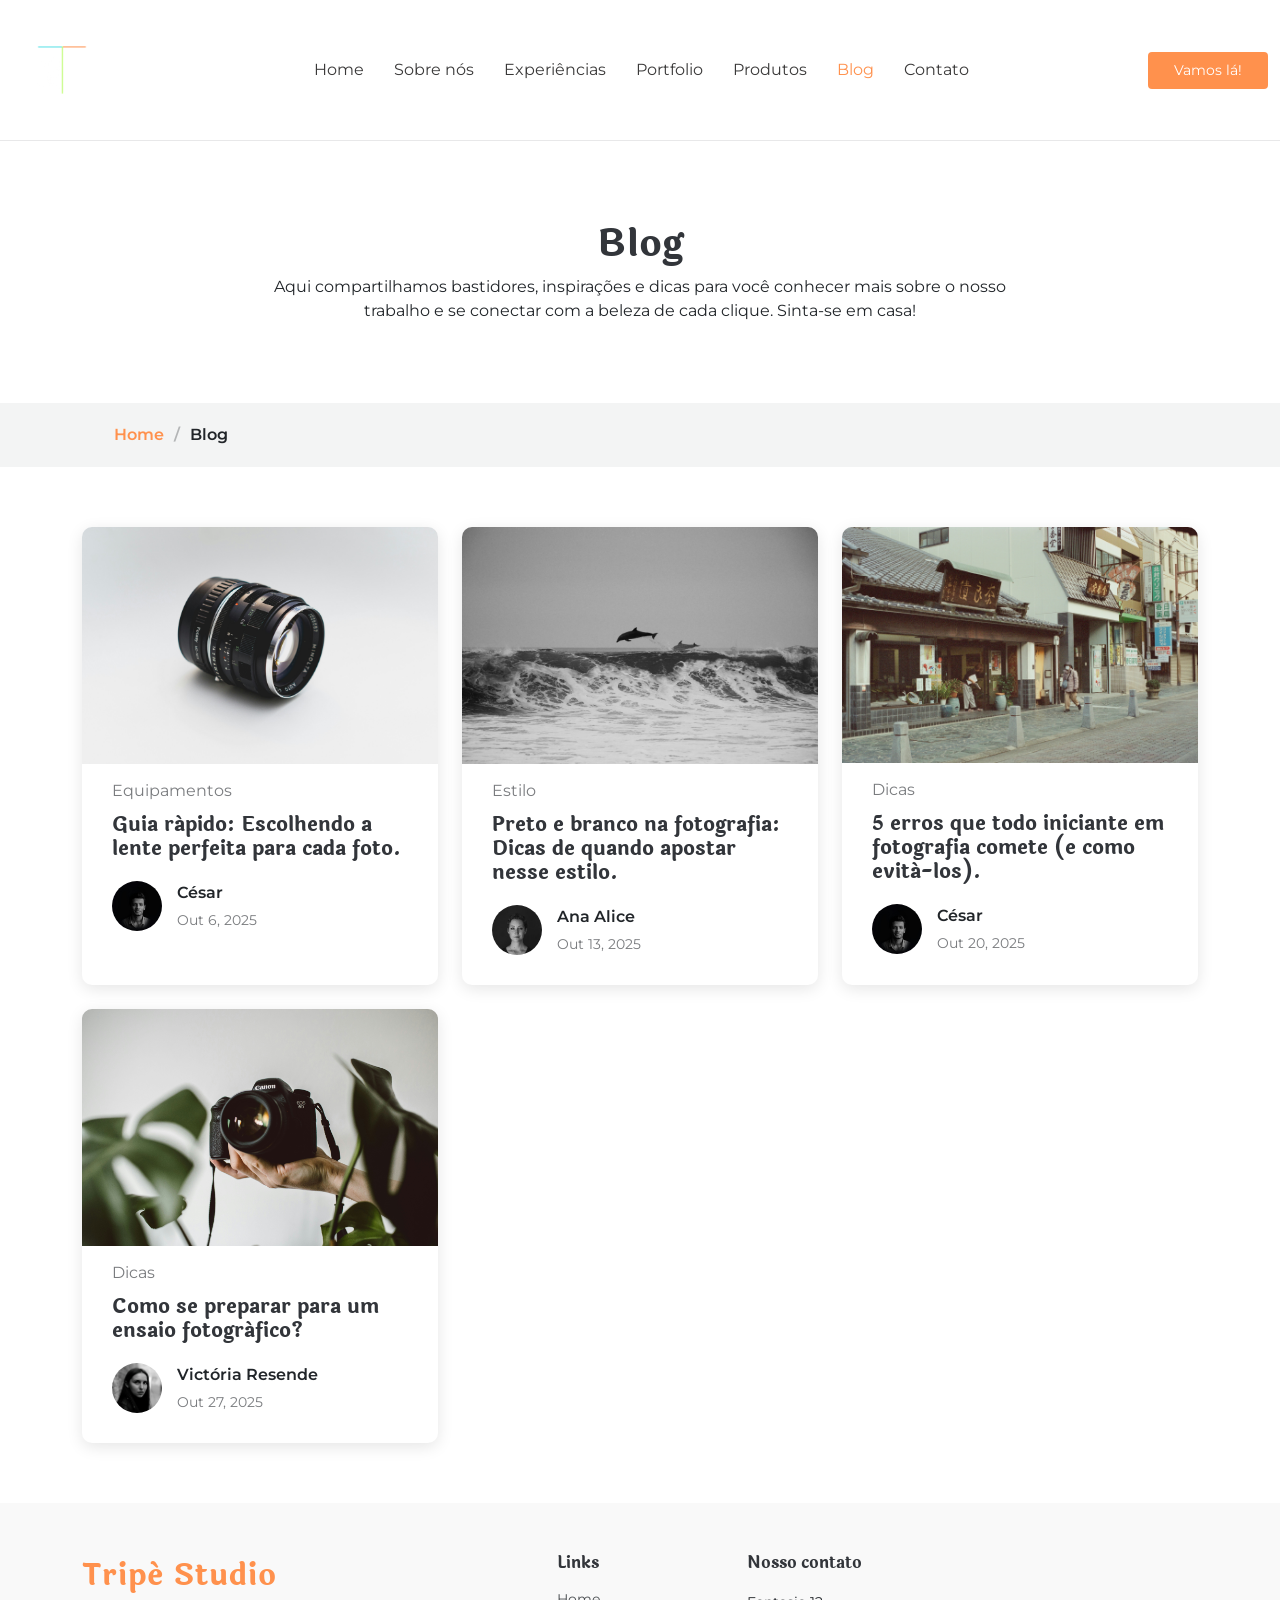
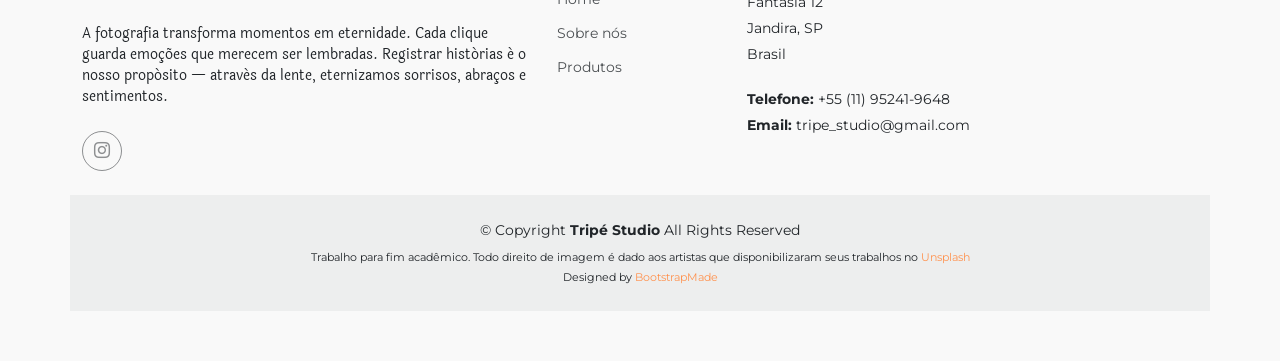
<file: blog.html>
<!DOCTYPE html>
<html lang="en">

<head>
  <meta charset="utf-8">
  <meta content="width=device-width, initial-scale=1.0" name="viewport">
  <title>Blog - Tripé Studio</title>
  <meta name="description" content="">
  <meta name="keywords" content="">

  <!-- Favicons -->
  <link href="assets/img/tripe simbolo dentro site.png" rel="icon">
  <link href="assets/img/tripe simbolo dentro site.png" rel="apple-touch-icon">

 <!-- Fonts -->
  <link href="https://fonts.googleapis.com" rel="preconnect">
  <link href="https://fonts.gstatic.com" rel="preconnect" crossorigin>
  <link href="https://fonts.googleapis.com/css2?family=Laila:wght@400;700&family=Montserrat:ital,wght@0,100;0,200;0,300;0,400;0,500;0,600;0,700;0,800;0,900;1,100;1,200;1,300;1,400;1,500;1,600;1,700;1,800;1,900&display=swap" rel="stylesheet">

  <!-- Vendor CSS Files -->
  <link href="assets/vendor/bootstrap/css/bootstrap.min.css" rel="stylesheet">
  <link href="assets/vendor/bootstrap-icons/bootstrap-icons.css" rel="stylesheet">
  <link href="assets/vendor/aos/aos.css" rel="stylesheet">
  <link href="assets/vendor/glightbox/css/glightbox.min.css" rel="stylesheet">
  <link href="assets/vendor/swiper/swiper-bundle.min.css" rel="stylesheet">

  <!-- Main CSS File -->
  <link href="assets/css/main.css" rel="stylesheet">

  <!-- =======================================================
  * Template Name: Append
  * Template URL: https://bootstrapmade.com/append-bootstrap-website-template/
  * Updated: Aug 07 2024 with Bootstrap v5.3.3
  * Author: BootstrapMade.com
  * License: https://bootstrapmade.com/license/
  ======================================================== -->
</head>

<body class="blog-page">

  <header id="header" class="header d-flex align-items-center sticky-top">
    <div class="container-fluid position-relative d-flex align-items-center justify-content-between">

      <a href="index.html" class="logo d-flex align-items-center me-auto me-xl-0">
        <!-- Uncomment the line below if you also wish to use an image logo -->
        <!-- <img src="assets/img/logo.png" alt=""> -->
        <img src="assets/img/tripe simbolo dentro site.png" alt="Logo Tripé" class="img-fluid" style="max-height: 100px;">
        <!-- <h1 class="sitename">Jéssica Quintão</h1><span></span> -->
      </a>

      <nav id="navmenu" class="navmenu">
        <ul>
          <li><a href="index.html#hero">Home</a></li>
          <li><a href="index.html#sobre_nos">Sobre nós</a></li>
          <li><a href="index.html#experiencias">Experiências</a></li>
          <li><a href="index.html#portfolio">Portfolio</a></li>
          <li><a href="index.html#produtos">Produtos</a></li>
          <li><a href="blog.html" class="active">Blog</a></li>
          <li><a href="index.html#contato">Contato</a></li>
        </ul>
        <i class="mobile-nav-toggle d-xl-none bi bi-list"></i>
      </nav>

      <a class="btn-getstarted" href="index.html#about">Vamos lá!</a>

    </div>
  </header>

  <main class="main">

    <!-- Page Title -->
    <div class="page-title" data-aos="fade">
      <div class="heading">
        <div class="container">
          <div class="row d-flex justify-content-center text-center">
            <div class="col-lg-8">
              <h1>Blog</h1>
              <p class="mb-0">Aqui compartilhamos bastidores, inspirações e dicas para você conhecer mais sobre o nosso trabalho e se conectar com a beleza de cada clique. Sinta-se em casa!</p>
            </div>
          </div>
        </div>
      </div>
      <nav class="breadcrumbs">
        <div class="container">
          <ol>
            <li><a href="index.html">Home</a></li>
            <li class="current">Blog</li>
          </ol>
        </div>
      </nav>
    </div><!-- End Page Title -->

    <!-- Blog Posts Section -->
    <section id="blog-posts" class="blog-posts section">

      <div class="container">
        <div class="row gy-4">

          <div class="col-lg-4">
            <article>

              <div class="post-img">
                <img src="assets/img/blog/lente.jpg" alt="" class="img-fluid">
              </div>

              <p class="post-category">Equipamentos</p>

              <h2 class="title">
                <a href="blog/blog-details.html">Guia rápido: Escolhendo a lente perfeita para cada foto.</a>
              </h2>

              <div class="d-flex align-items-center">
                <img src="assets/img/blog/cesar.jpg" alt="" class="img-fluid post-author-img flex-shrink-0">
                <div class="post-meta">
                  <p class="post-author">César</p>
                  <p class="post-date">
                    <time datetime="2022-01-01">Out 6, 2025</time>
                  </p>
                </div>
              </div>

            </article>
          </div><!-- End post list item -->

          <div class="col-lg-4">
            <article>

              <div class="post-img">
                <img src="assets/img/blog/preto e branco.jpg" alt="" class="img-fluid">
              </div>

              <p class="post-category">Estilo</p>

              <h2 class="title">
                <a href="blog/blog-details-2.html">Preto e branco na fotografia: Dicas de quando apostar nesse estilo.</a>
              </h2>

              <div class="d-flex align-items-center">
                <img src="assets/img/blog/ana alice.jpg" alt="" class="img-fluid post-author-img flex-shrink-0">
                <div class="post-meta">
                  <p class="post-author">Ana Alice</p>
                  <p class="post-date">
                    <time datetime="2022-01-01">Out 13, 2025</time>
                  </p>
                </div>
              </div>

            </article>
          </div><!-- End post list item -->

          <div class="col-lg-4">
            <article>

              <div class="post-img">
                <img src="assets/img/blog/iniciantes.jpg" alt="" class="img-fluid">
              </div>

              <p class="post-category">Dicas</p>

              <h2 class="title">
                <a href="blog/blog-details-3.html">5 erros que todo iniciante em fotografia comete (e como evitá-los).</a>
              </h2>

              <div class="d-flex align-items-center">
                <img src="assets/img/blog/cesar.jpg" alt="" class="img-fluid post-author-img flex-shrink-0">
                <div class="post-meta">
                  <p class="post-author">César</p>
                  <p class="post-date">
                    <time datetime="2022-01-01">Out 20, 2025</time>
                  </p>
                </div>
              </div>

            </article>
          </div><!-- End post list item -->
          
          <div class="col-lg-4">
            <article>

              <div class="post-img">
                <img src="assets/img/blog/dica de fotografia.jpg" alt="" class="img-fluid">
              </div>

              <p class="post-category">Dicas</p>

              <h2 class="title">
                <a href="blog/blog-details-4.html">Como se preparar para um ensaio fotográfico?</a>
              </h2>

              <div class="d-flex align-items-center">
                <img src="assets/img/blog/vic.jpg" alt="" class="img-fluid post-author-img flex-shrink-0">
                <div class="post-meta">
                  <p class="post-author">Victória Resende</p>
                  <p class="post-date">
                    <time datetime="2022-01-01">Out 27, 2025</time>
                  </p>
                </div>
              </div>

            </article>
          </div><!-- End post list item -->

        </div>
      </div>

    </section><!-- /Blog Posts Section -->

  </main>

  <footer id="footer" class="footer position-relative light-background">

    <div class="container footer-top">
      <div class="row gy-4">
        <div class="col-lg-5 col-md-12 footer-about">
          <a href="index.html" class="logo d-flex align-items-center">
            <span class="sitename">Tripé Studio</span>
          </a>
          <p>A fotografia transforma momentos em eternidade. Cada clique guarda emoções que merecem ser lembradas. Registrar histórias é o nosso propósito — através da lente, eternizamos sorrisos, abraços e sentimentos.</p>
          <div class="social-links d-flex mt-4">
            <a href="https://www.instagram.com/tripe_studio/?igsh=a25ucjdnaDJuYTFt"><i class="bi bi-instagram"></i></a>
          </div>
        </div>

        <div class="col-lg-2 col-6 footer-links">
          <h4>Links</h4>
          <ul>
            <li><a href="#">Home</a></li>
            <li><a href="index.html#sobre_nos">Sobre nós</a></li>
            <li><a href="index.html#produtos">Produtos</a></li>
          </ul>
        </div>


        <div class="col-lg-3 col-md-12 footer-contact text-center text-md-start">
          <h4>Nosso contato</h4>
          <p>Fantasia 12</p>
          <p>Jandira, SP</p>
          <p>Brasil</p>
          <p class="mt-4"><strong>Telefone:</strong> <span>+55 (11) 95241-9648</span></p>
          <p><strong>Email:</strong> <span>tripe_studio@gmail.com</span></p>
        </div>

      </div>
    </div>

    <div class="container copyright text-center mt-4">
      <p>© <span>Copyright</span> <strong class="sitename">Tripé Studio</strong> <span>All Rights Reserved</span></p>
      <div class="credits">
        <!-- All the links in the footer should remain intact. -->
        <!-- You can delete the links only if you've purchased the pro version. -->
        <!-- Licensing information: https://bootstrapmade.com/license/ -->
        <!-- Purchase the pro version with working PHP/AJAX contact form: [buy-url] -->
      <div>
        <small>Trabalho para fim acadêmico. Todo direito de imagem é dado aos artistas que disponibilizaram seus trabalhos no <a href="https://unsplash.com/pt-br">Unsplash</a>
       </small>
      </div>
        
      <div>
        <small>Designed by <a href="https://bootstrapmade.com/">BootstrapMade</a>
       </small> 
      </div>
     </div>
    </div>

  </footer>

  <!-- Scroll Top -->
  <a href="#" id="scroll-top" class="scroll-top d-flex align-items-center justify-content-center"><i class="bi bi-arrow-up-short"></i></a>

  <!-- Preloader -->
  <div id="preloader"></div>

  <!-- Vendor JS Files -->
  <script src="assets/vendor/bootstrap/js/bootstrap.bundle.min.js"></script>
  <script src="assets/vendor/php-email-form/validate.js"></script>
  <script src="assets/vendor/aos/aos.js"></script>
  <script src="assets/vendor/glightbox/js/glightbox.min.js"></script>
  <script src="assets/vendor/purecounter/purecounter_vanilla.js"></script>
  <script src="assets/vendor/imagesloaded/imagesloaded.pkgd.min.js"></script>
  <script src="assets/vendor/isotope-layout/isotope.pkgd.min.js"></script>
  <script src="assets/vendor/swiper/swiper-bundle.min.js"></script>

  <!-- Main JS File -->
  <script src="assets/js/main.js"></script>

</body>

</html>
</file>
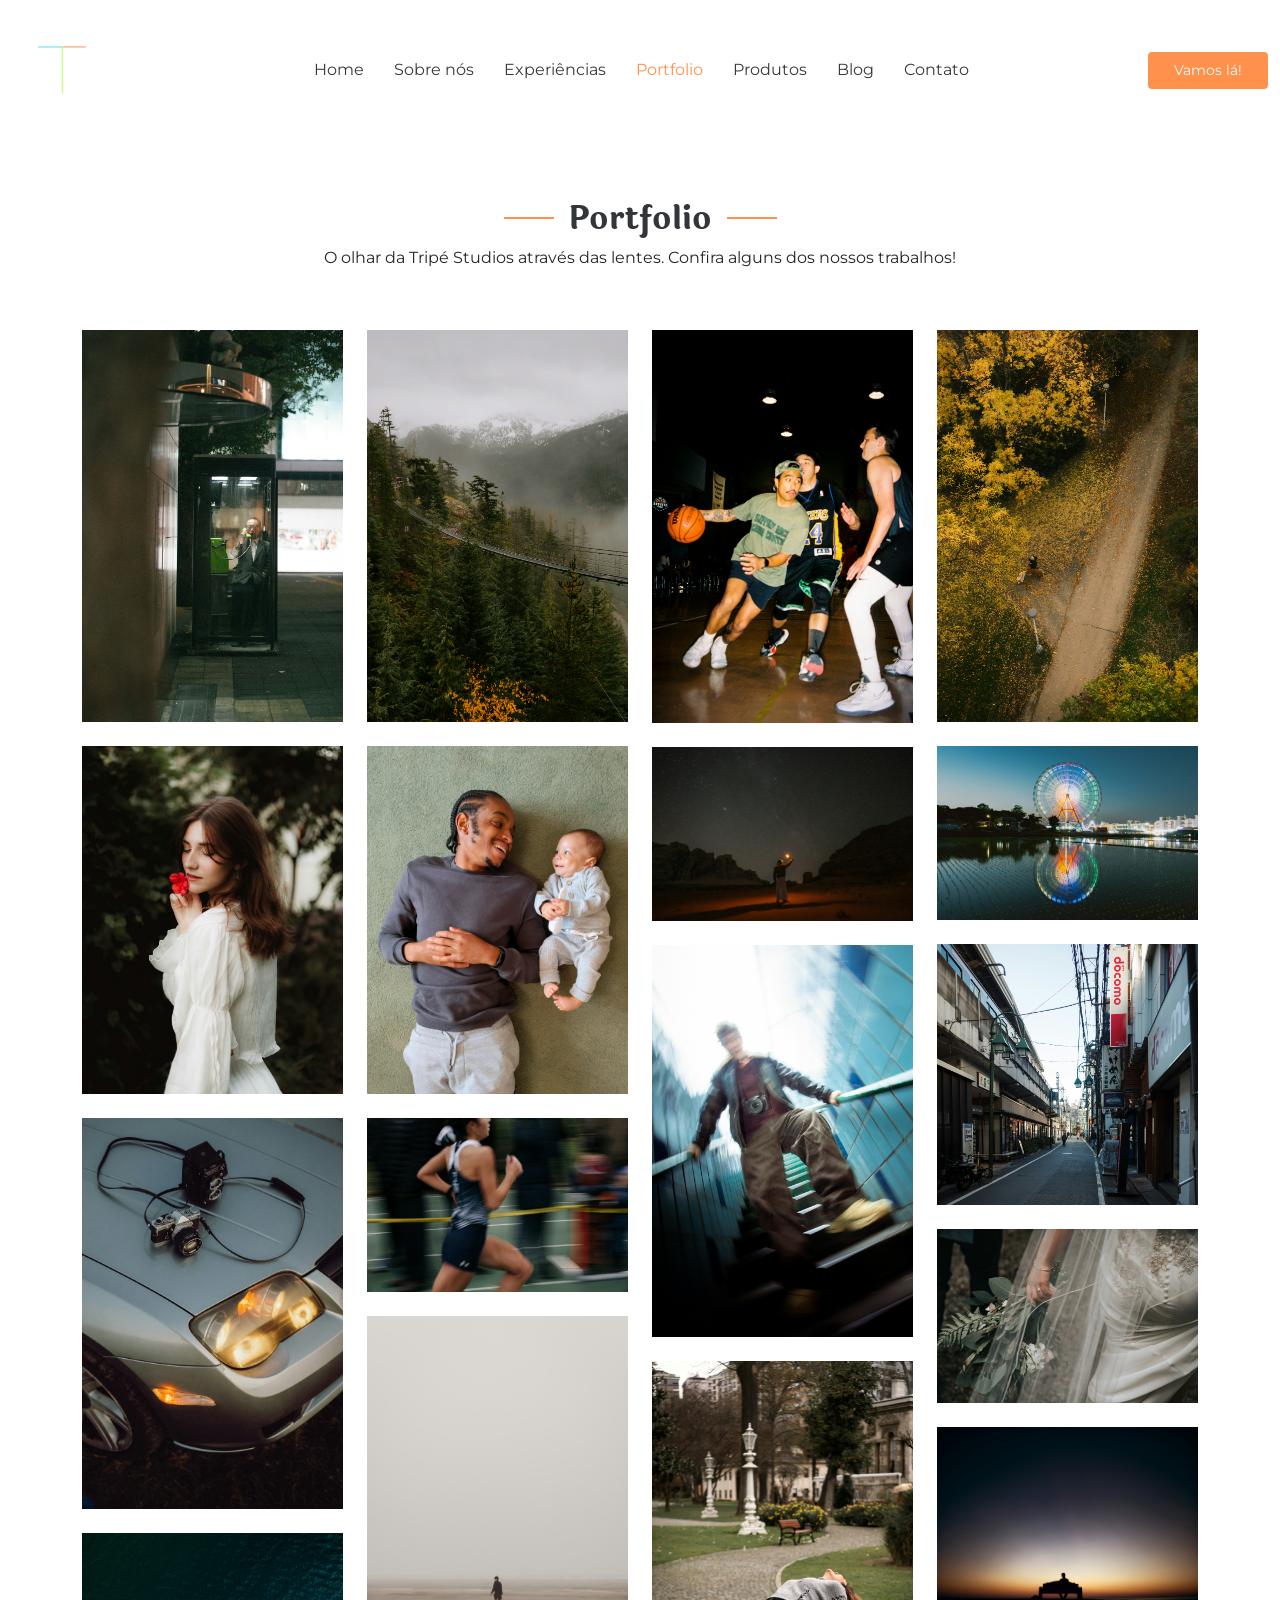
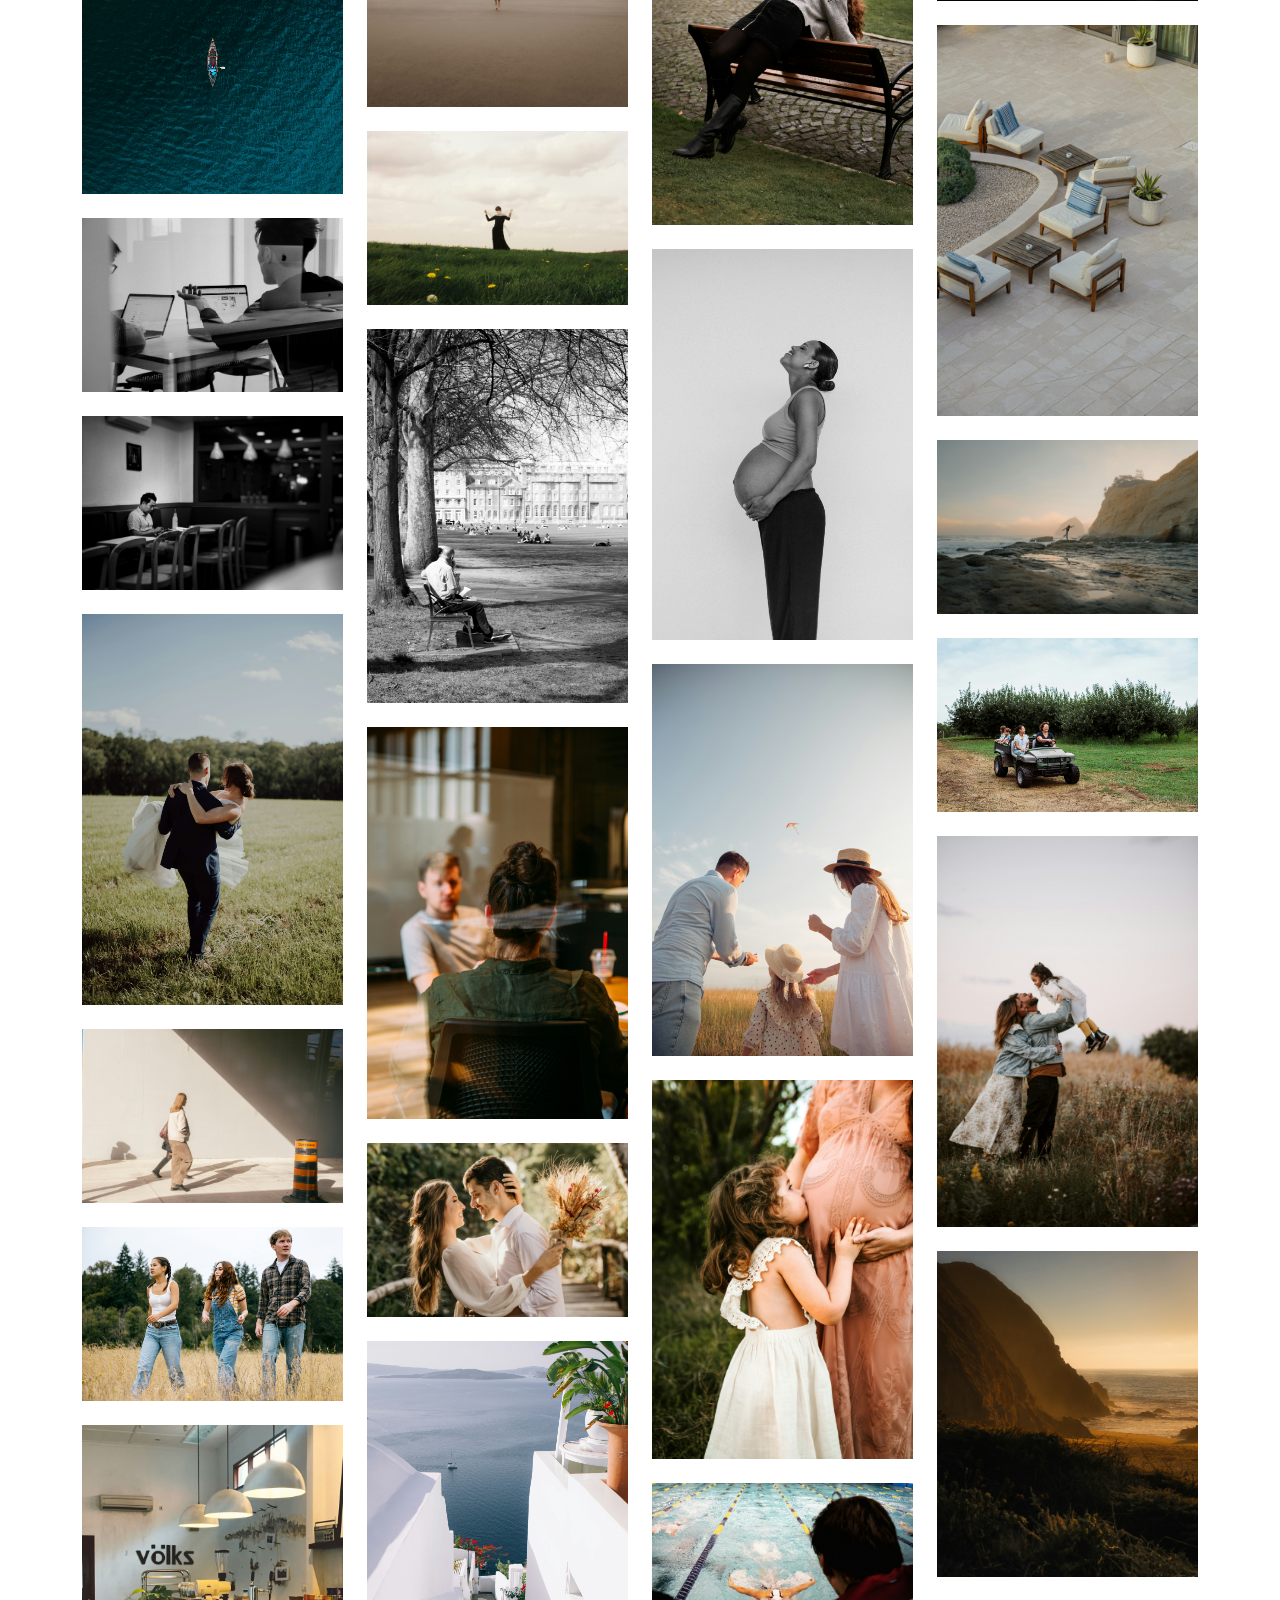
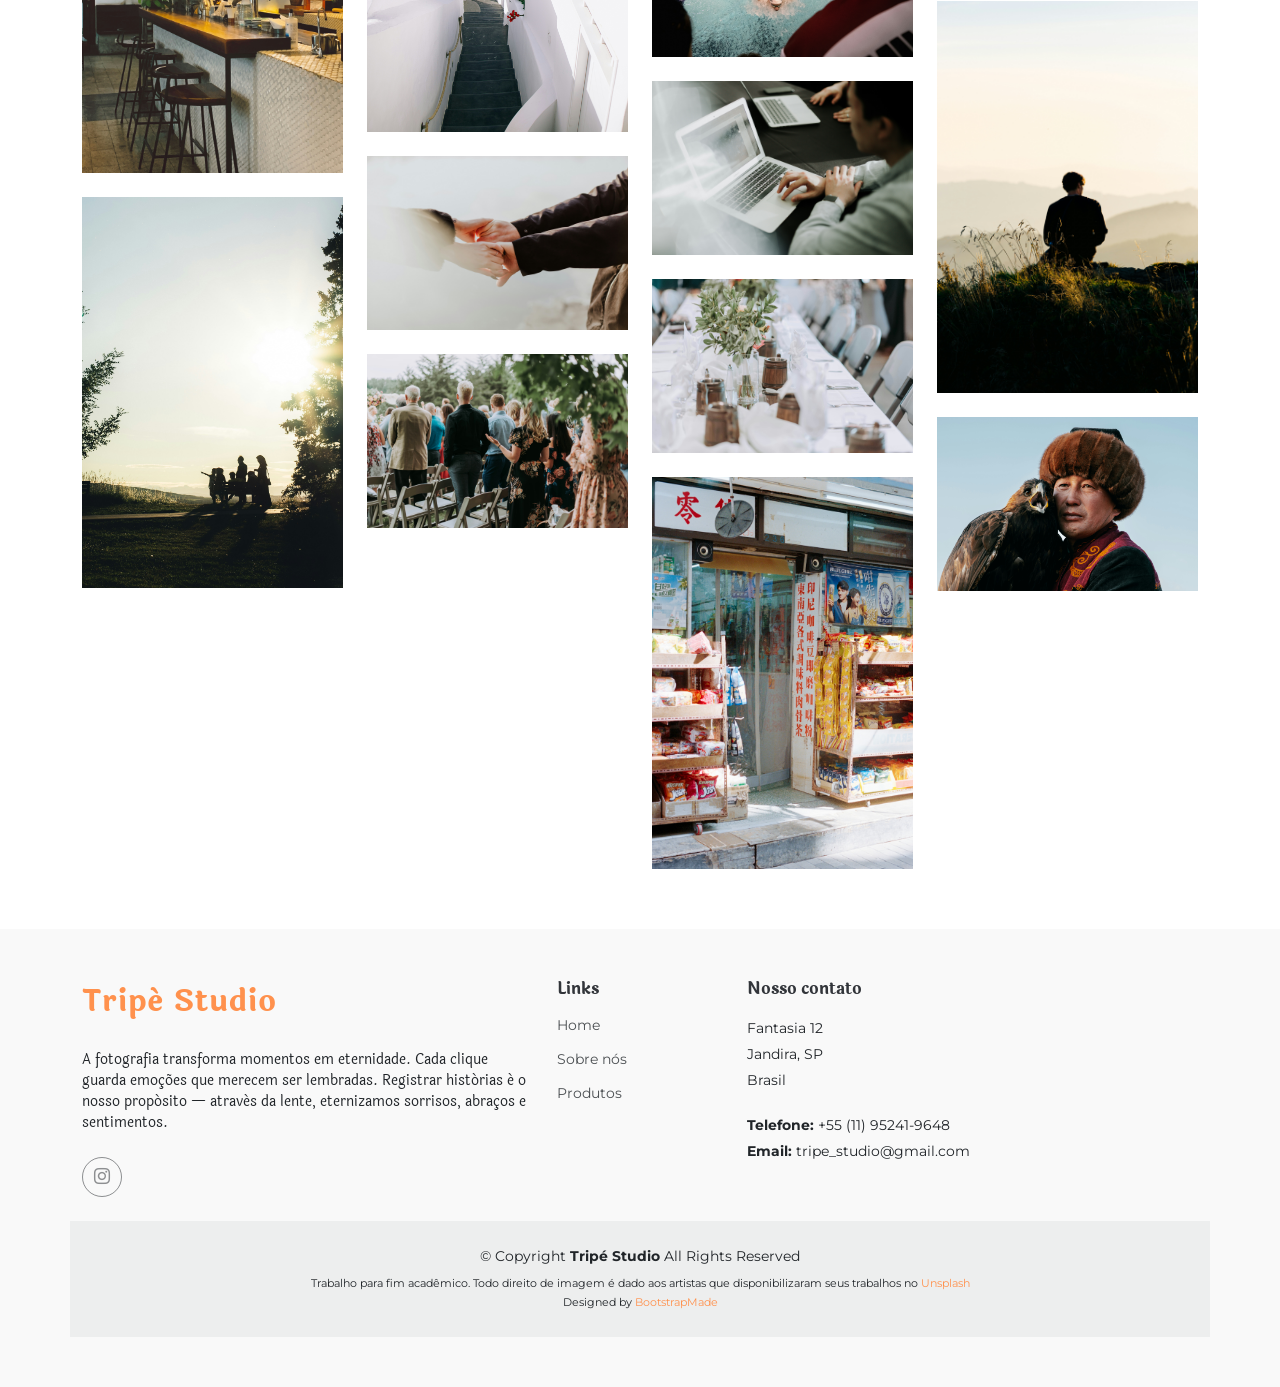
<file: porfolio-completo.html>
<!DOCTYPE html>
<html lang="en">

<head>
  <meta charset="utf-8">
  <meta content="width=device-width, initial-scale=1.0" name="viewport">
  <title>Portfólio - Tripé Studio</title>
  <meta name="description" content="">
  <meta name="keywords" content="">

  <!-- Favicons -->
  <link href="assets/img/tripe simbolo dentro site.png" rel="icon">
  <link href="assets/img/tripe simbolo dentro site.png" rel="apple-touch-icon">

  <!-- Fonts -->
  <link href="https://fonts.googleapis.com" rel="preconnect">
  <link href="https://fonts.gstatic.com" rel="preconnect" crossorigin>
  <link href="https://fonts.googleapis.com/css2?family=Laila:wght@400;700&family=Montserrat:ital,wght@0,100;0,200;0,300;0,400;0,500;0,600;0,700;0,800;0,900;1,100;1,200;1,300;1,400;1,500;1,600;1,700;1,800;1,900&display=swap" rel="stylesheet">

  <!-- Vendor CSS Files -->
  <link href="assets/vendor/bootstrap/css/bootstrap.min.css" rel="stylesheet">
  <link href="assets/vendor/bootstrap-icons/bootstrap-icons.css" rel="stylesheet">
  <link href="assets/vendor/aos/aos.css" rel="stylesheet">
  <link href="assets/vendor/glightbox/css/glightbox.min.css" rel="stylesheet">
  <link href="assets/vendor/swiper/swiper-bundle.min.css" rel="stylesheet">

  <!-- Main CSS File -->
  <link href="assets/css/main.css" rel="stylesheet">

  <!-- =======================================================
  * Template Name: Append
  * Template URL: https://bootstrapmade.com/append-bootstrap-website-template/
  * Updated: Aug 07 2024 with Bootstrap v5.3.3
  * Author: BootstrapMade.com
  * License: https://bootstrapmade.com/license/
  ======================================================== -->
</head>

<body class="portfolio-completo-page">

  <header id="header" class="header d-flex align-items-center sticky-top">
    <div class="container-fluid position-relative d-flex align-items-center justify-content-between">
      
      <a href="index.html" class="logo d-flex align-items-center me-auto me-xl-0">
        <img src="assets/img/tripe simbolo dentro site.png" alt="Logo Tripé" class="img-fluid" style="max-height: 100px;">
      </a>
      
      <nav id="navmenu" class="navmenu">
        <ul>
        <li><a href="index.html#hero" class="active">Home</a></li>
        <li><a href="index.html#sobre_nos">Sobre nós</a></li>
        <li><a href="index.html#experiencias">Experiências</a></li>
        <li><a href="index.html#portfolio">Portfolio</a></li>
        <li><a href="index.html#produtos">Produtos</a></li>
        <li><a href="blog.html">Blog</a></li>
        <li><a href="index.html#contato">Contato</a></li>
        </ul>
        <i class="mobile-nav-toggle d-xl-none bi bi-list"></i>
    </nav>

    <a class="btn-getstarted" href="index.html#sobre_nos">Vamos lá!</a>

  </div>
</header><!-- End Page Title -->

    <!-- Portfolio Section -->
    <section id="portfolio" class="portfolio section">

      <!-- Section Title -->
      <div class="container section-title" data-aos="fade-up">
        <h2>Portfolio</h2>
        <p>O olhar da Tripé Studios através das lentes. Confira alguns dos nossos trabalhos!</p>
      </div><!-- End Section Title -->

      <div class="container">

        <div class="isotope-layout" data-default-filter="*" data-layout="masonry" data-sort="original-order">

          <div class="row gy-4 isotope-container" data-aos="fade-up" data-aos-delay="200">

            <div class="col-lg-3 col-md-4 col-sm-6 portfolio-item isotope-item filter-app">
              <img src="assets/img/portfolio1.jpg" class="img-fluid" alt="">
              <div class="portfolio-info">
                <h4>Ensaio Individual</h4>
                <p>Uma ligação, diversos assuntos!</p>
                <a href="assets/img/portfolio1.jpg" data-gallery="portfolio-gallery-app" class="glightbox preview-link"><i class="bi bi-zoom-in"></i></a>
              </div>
            </div><!-- End Portfolio Item -->

            <div class="col-lg-3 col-md-4 col-sm-6 portfolio-item isotope-item filter-product">
              <img src="assets/img/portfolio4.jpg" class="img-fluid" alt="">
              <div class="portfolio-info">
                <h4>Paisagens</h4>
                <p>Entre a neblina e a paz.</p>
                <a href="assets/img/portfolio4.jpg" data-gallery="portfolio-gallery-product" class="glightbox preview-link"><i class="bi bi-zoom-in"></i></a>
              </div>
            </div><!-- End Portfolio Item -->

            <div class="col-lg-3 col-md-4 col-sm-6 portfolio-item isotope-item filter-branding">
              <img src="assets/img/portfolio3.jpg" class="img-fluid" alt="">
              <div class="portfolio-info">
                <h4>Ensaio Individual</h4>
                <p>Um drible registrado com sucesso.</p>
                <a href="assets/img/portfolio3.jpg" data-gallery="portfolio-gallery-branding" class="glightbox preview-link"><i class="bi bi-zoom-in"></i></a>
              </div>
            </div><!-- End Portfolio Item -->

            <div class="col-lg-3 col-md-4 col-sm-6 portfolio-item isotope-item filter-branding">
              <img src="assets/img/portfolio2.jpg" class="img-fluid" alt="">
              <div class="portfolio-info">
                <h4>Paisagens</h4>
                <p>Caminhada sem pressa, apenas admirando e pensando.</p>
                <a href="assets/img/portfolio2.jpg" data-gallery="portfolio-gallery-branding" class="glightbox preview-link"><i class="bi bi-zoom-in"></i></a>
              </div>
            </div><!-- End Portfolio Item -->

            <div class="col-lg-3 col-md-4 col-sm-6 portfolio-item isotope-item filter-product">
              <img src="assets/img/portfolio5.jpg" class="img-fluid" alt="">
              <div class="portfolio-info">
                <h4>Ensaio Individual</h4>
                <p>Entre o silêncio e o perfume da flor, nasce a contemplação.</p>
                <a href="assets/img/portfolio5.jpg" data-gallery="portfolio-gallery-product" class="glightbox preview-link"><i class="bi bi-zoom-in"></i></a>
              </div>
            </div><!-- End Portfolio Item -->
            
            <div class="col-lg-3 col-md-4 col-sm-6 portfolio-item isotope-item filter-product">
              <img src="assets/img/portfolio6.jpg" class="img-fluid" alt="">
              <div class="portfolio-info">
                <h4>Paisagens</h4>
                <p>No espelho da noite, a cidade aprende a dançar.</p>
                <a href="assets/img/portfolio6.jpg" data-gallery="portfolio-gallery-product" class="glightbox preview-link"><i class="bi bi-zoom-in"></i></a>
              </div>
            </div><!-- End Portfolio Item -->
            
            <div class="col-lg-3 col-md-4 col-sm-6 portfolio-item isotope-item filter-product">
              <img src="assets/img/portfolio7.jpg" class="img-fluid" alt="">
              <div class="portfolio-info">
                <h4>Família</h4>
                <p>O tempo se revela no olhar de quem começa a viver.</p>
                <a href="assets/img/portfolio7.jpg" data-gallery="portfolio-gallery-product" class="glightbox preview-link"><i class="bi bi-zoom-in"></i></a>
              </div>
            </div><!-- End Portfolio Item -->

            <div class="col-lg-3 col-md-4 col-sm-6 portfolio-item isotope-item filter-product">
              <img src="assets/img/portfolio8.jpg" class="img-fluid" alt="">
              <div class="portfolio-info">
                <h4>Ensaio Individual</h4>
                <p>Sob o céu infinito, a luz encontra propósito.</p>
                <a href="assets/img/portfolio8.jpg" data-gallery="portfolio-gallery-product" class="glightbox preview-link"><i class="bi bi-zoom-in"></i></a>
              </div>
            </div><!-- End Portfolio Item -->
            
            <div class="col-lg-3 col-md-4 col-sm-6 portfolio-item isotope-item filter-product">
              <img src="assets/img/portfolio9.jpg" class="img-fluid" alt="">
              <div class="portfolio-info">
                <h4>Paisagens</h4>
                <p>Onde o silêncio habita, a cidade respira.</p>
                <a href="assets/img/portfolio9.jpg" data-gallery="portfolio-gallery-product" class="glightbox preview-link"><i class="bi bi-zoom-in"></i></a>
              </div>
            </div><!-- End Portfolio Item -->

            <div class="col-lg-3 col-md-4 col-sm-6 portfolio-item isotope-item filter-product">
              <img src="assets/img/portfolio10.jpg" class="img-fluid" alt="">
              <div class="portfolio-info">
                <h4>Ensaio Individual</h4>
                <p>A vida sempre em movimento</p>
                <a href="assets/img/portfolio10.jpg" data-gallery="portfolio-gallery-product" class="glightbox preview-link"><i class="bi bi-zoom-in"></i></a>
              </div>
            </div><!-- End Portfolio Item -->
          
          <div class="col-lg-3 col-md-4 col-sm-6 portfolio-item isotope-item filter-product">
              <img src="assets/img/portfolio11.jpg" class="img-fluid" alt="">
              <div class="portfolio-info">
                <h4>Paisagens</h4>
                <p>Memórias repousam em silêncio, à espera do próximo clique.</p>
                <a href="assets/img/portfolio11.jpg" data-gallery="portfolio-gallery-product" class="glightbox preview-link"><i class="bi bi-zoom-in"></i></a>
              </div>
            </div><!-- End Portfolio Item -->
          
          <div class="col-lg-3 col-md-4 col-sm-6 portfolio-item isotope-item filter-product">
              <img src="assets/img/portfolio12.jpg" class="img-fluid" alt="">
              <div class="portfolio-info">
                <h4>Ensaio Individual</h4>
                <p>Entre o instante e o movimento, o tempo se desfaz.</p>
                <a href="assets/img/portfolio12.jpg" data-gallery="portfolio-gallery-product" class="glightbox preview-link"><i class="bi bi-zoom-in"></i></a>
              </div>
            </div><!-- End Portfolio Item -->          
          
          <div class="col-lg-3 col-md-4 col-sm-6 portfolio-item isotope-item filter-product">
              <img src="assets/img/portfolio13.jpg" class="img-fluid" alt="">
              <div class="portfolio-info">
                <h4>Ensaio de casal</h4>
                <p>A delicadeza do instante que promete eternidade.</p>
                <a href="assets/img/portfolio13.jpg" data-gallery="portfolio-gallery-product" class="glightbox preview-link"><i class="bi bi-zoom-in"></i></a>
              </div>
            </div><!-- End Portfolio Item -->          
          
          <div class="col-lg-3 col-md-4 col-sm-6 portfolio-item isotope-item filter-product">
              <img src="assets/img/portfolio14.jpg" class="img-fluid" alt="">
              <div class="portfolio-info">
                <h4>Ensaio Individual</h4>
                <p>Entre o horizonte e o silêncio, caminha quem procura a si mesmo.</p>
                <a href="assets/img/portfolio14.jpg" data-gallery="portfolio-gallery-product" class="glightbox preview-link"><i class="bi bi-zoom-in"></i></a>
              </div>
            </div><!-- End Portfolio Item -->          
          
          <div class="col-lg-3 col-md-4 col-sm-6 portfolio-item isotope-item filter-product">
              <img src="assets/img/portfolio15.jpg" class="img-fluid" alt="">
              <div class="portfolio-info">
                <h4>Ensaio Individual</h4>
                <p>Há repouso até nas almas que sonham acordadas.</p>
                <a href="assets/img/portfolio15.jpg" data-gallery="portfolio-gallery-product" class="glightbox preview-link"><i class="bi bi-zoom-in"></i></a>
              </div>
            </div><!-- End Portfolio Item -->          
          
          <div class="col-lg-3 col-md-4 col-sm-6 portfolio-item isotope-item filter-product">
              <img src="assets/img/portfolio16.jpg" class="img-fluid" alt="">
              <div class="portfolio-info">
                <h4>Ensaio Individual</h4>
                <p>Onde o céu termina, começa a contemplação.</p>
                <a href="assets/img/portfolio16.jpg" data-gallery="portfolio-gallery-product" class="glightbox preview-link"><i class="bi bi-zoom-in"></i></a>
              </div>
            </div><!-- End Portfolio Item -->
          
          <div class="col-lg-3 col-md-4 col-sm-6 portfolio-item isotope-item filter-product">
              <img src="assets/img/portfolio17.jpg" class="img-fluid" alt="">
              <div class="portfolio-info">
                <h4>Paisagens</h4>
                <p>A solidão também navega, serena, mas firme.</p>
                <a href="assets/img/portfolio17.jpg" data-gallery="portfolio-gallery-product" class="glightbox preview-link"><i class="bi bi-zoom-in"></i></a>
              </div>
                      
            </div><!-- End Portfolio Item -->
          
          <div class="col-lg-3 col-md-4 col-sm-6 portfolio-item isotope-item filter-product">
              <img src="assets/img/portfolio18.jpg" class="img-fluid" alt="">
              <div class="portfolio-info">
                <h4>Paisagens</h4>
                <p>A harmonia também habita o vazio das formas.</p>
                <a href="assets/img/portfolio18.jpg" data-gallery="portfolio-gallery-product" class="glightbox preview-link"><i class="bi bi-zoom-in"></i></a>
              </div>
            </div><!-- End Portfolio Item -->

          <div class="col-lg-3 col-md-4 col-sm-6 portfolio-item isotope-item filter-product">
              <img src="assets/img/portfolio19.jpg" class="img-fluid" alt="">
              <div class="portfolio-info">
                <h4>Ensaio Individual</h4>
                <p>A liberdade tem o perfume da terra e o som do vento.</p>
                <a href="assets/img/portfolio19.jpg" data-gallery="portfolio-gallery-product" class="glightbox preview-link"><i class="bi bi-zoom-in"></i></a>
              </div>
            </div><!-- End Portfolio Item -->

          <div class="col-lg-3 col-md-4 col-sm-6 portfolio-item isotope-item filter-product">
              <img src="assets/img/portfolio20.jpg" class="img-fluid" alt="">
              <div class="portfolio-info">
                <h4>Projetos Autorais</h4>
                <p>Entre reflexos e telas, o pensamento se revela em silêncio.</p>
                <a href="assets/img/portfolio20.jpg" data-gallery="portfolio-gallery-product" class="glightbox preview-link"><i class="bi bi-zoom-in"></i></a>
              </div>
            </div><!-- End Portfolio Item -->

            <div class="col-lg-3 col-md-4 col-sm-6 portfolio-item isotope-item filter-product">
              <img src="assets/img/portfolio21.jpg" class="img-fluid" alt="">
              <div class="portfolio-info">
                <h4>Ensaio Gestante</h4>
                <p>A mulher carrega em si o princípio de todos os recomeços.</p>
                <a href="assets/img/portfolio21.jpg" data-gallery="portfolio-gallery-product" class="glightbox preview-link"><i class="bi bi-zoom-in"></i></a>
              </div>
            </div><!-- End Portfolio Item -->

          
            <div class="col-lg-3 col-md-4 col-sm-6 portfolio-item isotope-item filter-product">
              <img src="assets/img/portfolio22.jpg" class="img-fluid" alt="">
              <div class="portfolio-info">
                <h4>Ensaio de Casal</h4>
                <p>Entre as páginas, o vento, e os olhares a tarde repousa em pensamento.</p>
                <a href="assets/img/portfolio22.jpg" data-gallery="portfolio-gallery-product" class="glightbox preview-link"><i class="bi bi-zoom-in"></i></a>
              </div>
            </div><!-- End Portfolio Item -->

            <div class="col-lg-3 col-md-4 col-sm-6 portfolio-item isotope-item filter-product">
              <img src="assets/img/portfolio23.jpg" class="img-fluid" alt="">
              <div class="portfolio-info">
                <h4>Ensaio Individual</h4>
                <p>No ruído do cotidiano, um instante de pausa.</p>
                <a href="assets/img/portfolio23.jpg" data-gallery="portfolio-gallery-product" class="glightbox preview-link"><i class="bi bi-zoom-in"></i></a>
              </div>
            </div><!-- End Portfolio Item -->

            <div class="col-lg-3 col-md-4 col-sm-6 portfolio-item isotope-item filter-product">
              <img src="assets/img/portfolio24.jpg" class="img-fluid" alt="">
              <div class="portfolio-info">
                <h4>Ensaio Individual</h4></h4>
                <p>Entre o mar e o horizonte, o instante se eterniza.</p>
                <a href="assets/img/portfolio24.jpg" data-gallery="portfolio-gallery-product" class="glightbox preview-link"><i class="bi bi-zoom-in"></i></a>
              </div>
            </div><!-- End Portfolio Item -->
          
          <div class="col-lg-3 col-md-4 col-sm-6 portfolio-item isotope-item filter-product">
              <img src="assets/img/portfolio25.jpg" class="img-fluid" alt="">
              <div class="portfolio-info">
                <h4>Ensaio de Casal</h4>
                <p>O amor, em sua forma mais leve, desafia o peso do mundo.</p>
                <a href="assets/img/portfolio25.jpg" data-gallery="portfolio-gallery-product" class="glightbox preview-link"><i class="bi bi-zoom-in"></i></a>
              </div>
            </div><!-- End Portfolio Item -->

            <div class="col-lg-3 col-md-4 col-sm-6 portfolio-item isotope-item filter-product">
              <img src="assets/img/portfolio26.jpg" class="img-fluid" alt="">
              <div class="portfolio-info">
                <h4>Amizade</h4>
                <p>A alegria se revela no caminho, não no destino.</p>
                <a href="assets/img/portfolio26.jpg" data-gallery="portfolio-gallery-product" class="glightbox preview-link"><i class="bi bi-zoom-in"></i></a>
              </div>
            </div><!-- End Portfolio Item -->

          
            <div class="col-lg-3 col-md-4 col-sm-6 portfolio-item isotope-item filter-product">
              <img src="assets/img/portfolio27.jpg" class="img-fluid" alt="">
              <div class="portfolio-info">
                <h4>Família</h4>
                <p>No gesto simples de lançar ao vento, o amor encontra liberdade.</p>
                <a href="assets/img/portfolio27.jpg" data-gallery="portfolio-gallery-product" class="glightbox preview-link"><i class="bi bi-zoom-in"></i></a>
              </div>
            </div><!-- End Portfolio Item -->
          
          <div class="col-lg-3 col-md-4 col-sm-6 portfolio-item isotope-item filter-product">
              <img src="assets/img/portfolio28.jpg" class="img-fluid" alt="">
              <div class="portfolio-info">
                <h4>Projetos Autorais</h4>
                <p>Ideias se refletem como vidas entrelaçadas por propósitos.</p>
                <a href="assets/img/portfolio28.jpg" data-gallery="portfolio-gallery-product" class="glightbox preview-link"><i class="bi bi-zoom-in"></i></a>
              </div>
            </div><!-- End Portfolio Item -->
          
          <div class="col-lg-3 col-md-4 col-sm-6 portfolio-item isotope-item filter-product">
              <img src="assets/img/portfolio29.jpg" class="img-fluid" alt="">
              <div class="portfolio-info">
                <h4>Família</h4>
                <p>Há eternidade no instante em que o riso de uma criança toca o céu.</p>
                <a href="assets/img/portfolio29.jpg" data-gallery="portfolio-gallery-product" class="glightbox preview-link"><i class="bi bi-zoom-in"></i></a>
              </div>
            </div><!-- End Portfolio Item -->
          
          <div class="col-lg-3 col-md-4 col-sm-6 portfolio-item isotope-item filter-product">
              <img src="assets/img/portfolio30.jpg" class="img-fluid" alt="">
              <div class="portfolio-info">
                <h4>Ensaio Individual</h4>
                <p>O caminho se revela na luz que nos segue, mesmo sem ser vista.</p>
                <a href="assets/img/portfolio30.jpg" data-gallery="portfolio-gallery-product" class="glightbox preview-link"><i class="bi bi-zoom-in"></i></a>
              </div>
            </div><!-- End Portfolio Item -->
          
          <div class="col-lg-3 col-md-4 col-sm-6 portfolio-item isotope-item filter-product">
              <img src="assets/img/portfolio31.jpg" class="img-fluid" alt="">
              <div class="portfolio-info">
                <h4>Ensaio Gestante</h4>
                <p>Em cada gesto pequeno, o futuro se anuncia com ternura.</p>
                <a href="assets/img/portfolio31.jpg" data-gallery="portfolio-gallery-product" class="glightbox preview-link"><i class="bi bi-zoom-in"></i></a>
              </div>
            </div><!-- End Portfolio Item -->
          
          <div class="col-lg-3 col-md-4 col-sm-6 portfolio-item isotope-item filter-product">
              <img src="assets/img/portfolio32.jpg" class="img-fluid" alt="">
              <div class="portfolio-info">
                <h4>Ensaio de Casal</h4>
                <p>O amor floresce quando o olhar reconhece o mesmo horizonte.</p>
                <a href="assets/img/portfolio32.jpg" data-gallery="portfolio-gallery-product" class="glightbox preview-link"><i class="bi bi-zoom-in"></i></a>
              </div>
            </div><!-- End Portfolio Item -->

          <div class="col-lg-3 col-md-4 col-sm-6 portfolio-item isotope-item filter-product">
              <img src="assets/img/portfolio33.jpg" class="img-fluid" alt="">
              <div class="portfolio-info">
                <h4>Amizade</h4>
                <p>Caminhar ao lado é também um modo de dizer: estou aqui.</p>
                <a href="assets/img/portfolio33.jpg" data-gallery="portfolio-gallery-product" class="glightbox preview-link"><i class="bi bi-zoom-in"></i></a>
              </div>
            </div><!-- End Portfolio Item -->
          
          <div class="col-lg-3 col-md-4 col-sm-6 portfolio-item isotope-item filter-product">
              <img src="assets/img/portfolio34.jpg" class="img-fluid" alt="">
              <div class="portfolio-info">
                <h4>Paisagens</h4>
                <p>Entre o silêncio e o sal, o tempo repousa sobre as pedras.</p>
                <a href="assets/img/portfolio34.jpg" data-gallery="portfolio-gallery-product" class="glightbox preview-link"><i class="bi bi-zoom-in"></i></a>
              </div>
            </div><!-- End Portfolio Item -->

          <div class="col-lg-3 col-md-4 col-sm-6 portfolio-item isotope-item filter-product">
              <img src="assets/img/portfolio35.jpg" class="img-fluid" alt="">
              <div class="portfolio-info">
                <h4>Paisagens</h4>
                <p>Cada degrau é promessa de horizonte. O mar, um convite ao recomeço.</p>
                <a href="assets/img/portfolio35.jpg" data-gallery="portfolio-gallery-product" class="glightbox preview-link"><i class="bi bi-zoom-in"></i></a>
              </div>
            </div><!-- End Portfolio Item -->          
          
          <div class="col-lg-3 col-md-4 col-sm-6 portfolio-item isotope-item filter-product">
              <img src="assets/img/portfolio36.jpg" class="img-fluid" alt="">
              <div class="portfolio-info">
                <h4>Paisagens</h4>
                <p>Há beleza na pausa, no som contido das conversas que já foram.</p>
                <a href="assets/img/portfolio36.jpg" data-gallery="portfolio-gallery-product" class="glightbox preview-link"><i class="bi bi-zoom-in"></i></a>
              </div>
            </div><!-- End Portfolio Item -->          
          
          <div class="col-lg-3 col-md-4 col-sm-6 portfolio-item isotope-item filter-product">
              <img src="assets/img/portfolio37.jpg" class="img-fluid" alt="">
              <div class="portfolio-info">
                <h4>Ensaio Individual</h4>
                <p>O corpo corta a água, e o instante se alonga como um fôlego de eternidade.</p>
                <a href="assets/img/portfolio37.jpg" data-gallery="portfolio-gallery-product" class="glightbox preview-link"><i class="bi bi-zoom-in"></i></a>
              </div>
            </div><!-- End Portfolio Item -->          
          
          <div class="col-lg-3 col-md-4 col-sm-6 portfolio-item isotope-item filter-product">
              <img src="assets/img/portfolio38.jpg" class="img-fluid" alt="">
              <div class="portfolio-info">
                <h4>Ensaio Individual</h4>
                <p>Há solidões que não pesam: apenas respiram o infinito.</p>
                <a href="assets/img/portfolio38.jpg" data-gallery="portfolio-gallery-product" class="glightbox preview-link"><i class="bi bi-zoom-in"></i></a>
              </div>
            </div><!-- End Portfolio Item -->          
          
          <div class="col-lg-3 col-md-4 col-sm-6 portfolio-item isotope-item filter-product">
              <img src="assets/img/portfolio39.jpg" class="img-fluid" alt="">
              <div class="portfolio-info">
                <h4>Projetos Autorais</h4>
                <p>“Palavras nascem entre telas. Ideias que tentam tocar o invisível.”</p>
                <a href="assets/img/portfolio39.jpg" data-gallery="portfolio-gallery-product" class="glightbox preview-link"><i class="bi bi-zoom-in"></i></a>
              </div>
            </div><!-- End Portfolio Item -->          
          
          <div class="col-lg-3 col-md-4 col-sm-6 portfolio-item isotope-item filter-product">
              <img src="assets/img/portfolio40.jpg" class="img-fluid" alt="">
              <div class="portfolio-info">
                <h4>Ensaio de Casal</h4>
                <p>Entre gestos simples, nasce o infinito.</p>
                <a href="assets/img/portfolio40.jpg" data-gallery="portfolio-gallery-product" class="glightbox preview-link"><i class="bi bi-zoom-in"></i></a>
              </div>
            </div><!-- End Portfolio Item -->          
          
          <div class="col-lg-3 col-md-4 col-sm-6 portfolio-item isotope-item filter-product">
              <img src="assets/img/portfolio41.jpg" class="img-fluid" alt="">
              <div class="portfolio-info">
                <h4>Família</h4>
                <p>A luz se despede, mas o instante permanece.</p>
                <a href="assets/img/portfolio41.jpg" data-gallery="portfolio-gallery-product" class="glightbox preview-link"><i class="bi bi-zoom-in"></i></a>
              </div>
            </div><!-- End Portfolio Item -->          
          
          <div class="col-lg-3 col-md-4 col-sm-6 portfolio-item isotope-item filter-product">
              <img src="assets/img/portfolio42.jpg" class="img-fluid" alt="">
              <div class="portfolio-info">
                <h4>Eventos Intimistas</h4>
                <p>A beleza mora nos detalhes que não pedem atenção.</p>
                <a href="assets/img/portfolio42.jpg" data-gallery="portfolio-gallery-product" class="glightbox preview-link"><i class="bi bi-zoom-in"></i></a>
              </div>
            </div><!-- End Portfolio Item -->          
          
          <div class="col-lg-3 col-md-4 col-sm-6 portfolio-item isotope-item filter-product">
              <img src="assets/img/portfolio43.jpg" class="img-fluid" alt="">
              <div class="portfolio-info">
                <h4>Eventos Intimistas</h4>
                <p>Quando almas se reúnem, o tempo se curva.</p>
                <a href="assets/img/portfolio43.jpg" data-gallery="portfolio-gallery-product" class="glightbox preview-link"><i class="bi bi-zoom-in"></i></a>
              </div>
            </div><!-- End Portfolio Item -->          
          
          <div class="col-lg-3 col-md-4 col-sm-6 portfolio-item isotope-item filter-product">
              <img src="assets/img/portfolio44.jpg" class="img-fluid" alt="">
              <div class="portfolio-info">
                <h4>Ensaio Individual</h4>
                <p>Entre o homem e o voo, o elo do respeito.</p>
                <a href="assets/img/portfolio44.jpg" data-gallery="portfolio-gallery-product" class="glightbox preview-link"><i class="bi bi-zoom-in"></i></a>
              </div>
            </div><!-- End Portfolio Item -->          
          
          <div class="col-lg-3 col-md-4 col-sm-6 portfolio-item isotope-item filter-product">
              <img src="assets/img/portfolio45.jpg" class="img-fluid" alt="">
              <div class="portfolio-info">
                <h4>Paisagens</h4>
                <p>Cada esquina guarda histórias que não precisam de tradução.</p>
                <a href="assets/img/portfolio45.jpg" data-gallery="portfolio-gallery-product" class="glightbox preview-link"><i class="bi bi-zoom-in"></i></a>
              </div>
            </div><!-- End Portfolio Item -->
          
           </div><!-- End Portfolio Container -->
          
          </div>
        </div>

      </div>

    </section><!-- /Portfolio Section -->

        </div>

          </div>

        </div>

      </div>
    </div>

  </main>

  <footer id="footer" class="footer position-relative light-background">

    <div class="container footer-top">
      <div class="row gy-4">
        <div class="col-lg-5 col-md-12 footer-about">
          <a href="index.html" class="logo d-flex align-items-center">
            <span class="sitename">Tripé Studio</span>
          </a>
          <p>A fotografia transforma momentos em eternidade. Cada clique guarda emoções que merecem ser lembradas. Registrar histórias é o nosso propósito — através da lente, eternizamos sorrisos, abraços e sentimentos.</p>
          <div class="social-links d-flex mt-4">
            <a href="https://www.instagram.com/tripe_studio/?igsh=a25ucjdnaDJuYTFt"><i class="bi bi-instagram"></i></a>
          </div>
        </div>

        <div class="col-lg-2 col-6 footer-links">
          <h4>Links</h4>
          <ul>
            <li><a href="../#">Home</a></li>
            <li><a href="index.html#sobre_nos">Sobre nós</a></li>
            <li><a href="index.html#produtos">Produtos</a></li>
          </ul>
        </div>

        <div class="col-lg-3 col-md-12 footer-contact text-center text-md-start">
          <h4>Nosso contato</h4>
          <p>Fantasia 12</p>
          <p>Jandira, SP</p>
          <p>Brasil</p>
          <p class="mt-4"><strong>Telefone:</strong> <span>+55 (11) 95241-9648</span></p>
          <p><strong>Email:</strong> <span>tripe_studio@gmail.com</span></p>
        </div>

      </div>
    </div>

    <div class="container copyright text-center mt-4">
      <p>© <span>Copyright</span> <strong class="sitename">Tripé Studio</strong> <span>All Rights Reserved</span></p>
      <div class="credits">
        <!-- All the links in the footer should remain intact. -->
        <!-- You can delete the links only if you've purchased the pro version. -->
        <!-- Licensing information: https://bootstrapmade.com/license/ -->
        <!-- Purchase the pro version with working PHP/AJAX contact form: [buy-url] -->
      <div>
        <small>Trabalho para fim acadêmico. Todo direito de imagem é dado aos artistas que disponibilizaram seus trabalhos no <a href="https://unsplash.com/pt-br">Unsplash</a>
       </small>
      </div>
        
      <div>
        <small>Designed by <a href="https://bootstrapmade.com/">BootstrapMade</a>
       </small> 
      </div>
        
      </div>
    </div>

  </footer>

  <!-- Scroll Top -->
  <a href="#" id="scroll-top" class="scroll-top d-flex align-items-center justify-content-center"><i class="bi bi-arrow-up-short"></i></a>

  <!-- Preloader -->
  <div id="preloader"></div>

  <!-- Vendor JS Files -->
  <script src="assets/vendor/bootstrap/js/bootstrap.bundle.min.js"></script>
  <script src="assets/vendor/php-email-form/validate.js"></script>
  <script src="assets/vendor/aos/aos.js"></script>
  <script src="assets/vendor/glightbox/js/glightbox.min.js"></script>
  <script src="assets/vendor/purecounter/purecounter_vanilla.js"></script>
  <script src="assets/vendor/imagesloaded/imagesloaded.pkgd.min.js"></script>
  <script src="assets/vendor/isotope-layout/isotope.pkgd.min.js"></script>
  <script src="assets/vendor/swiper/swiper-bundle.min.js"></script>

  <!-- Main JS File -->
  <script src="assets/js/main.js"></script>

</body>

</html>
</file>
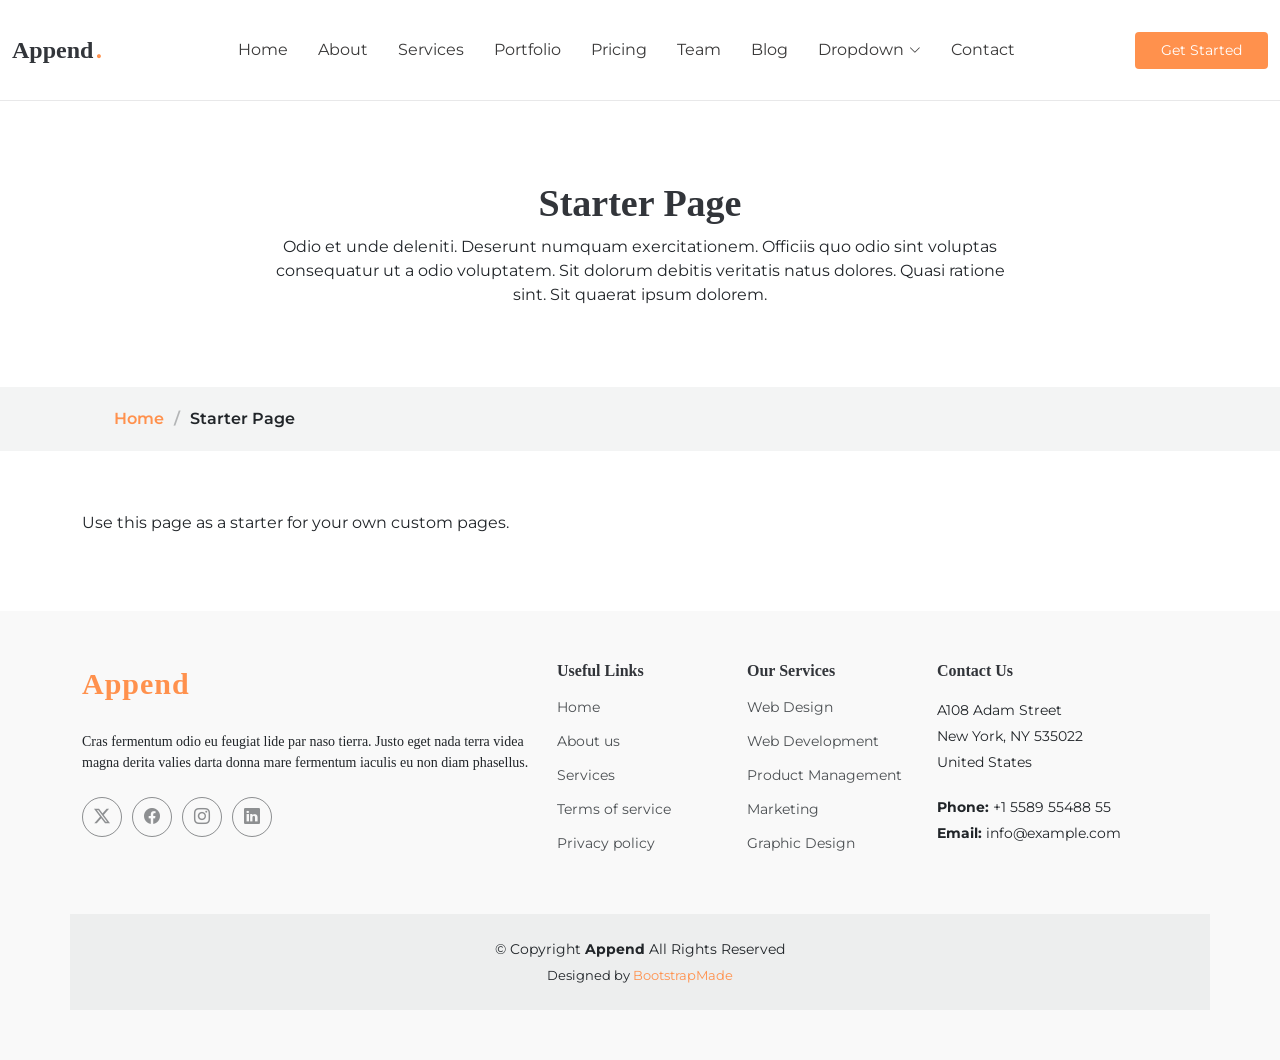
<file: starter-page.html>
<!DOCTYPE html>
<html lang="en">

<head>
  <meta charset="utf-8">
  <meta content="width=device-width, initial-scale=1.0" name="viewport">
  <title>Starter Page - Append Bootstrap Template</title>
  <meta name="description" content="">
  <meta name="keywords" content="">

  <!-- Favicons -->
  <link href="assets/img/favicon.png" rel="icon">
  <link href="assets/img/apple-touch-icon.png" rel="apple-touch-icon">

  <!-- Fonts -->
  <link href="https://fonts.googleapis.com" rel="preconnect">
  <link href="https://fonts.gstatic.com" rel="preconnect" crossorigin>
  <link href="https://fonts.googleapis.com/css2?family=Open+Sans:ital,wght@0,300;0,400;0,500;0,600;0,700;0,800;1,300;1,400;1,500;1,600;1,700;1,800&family=Montserrat:ital,wght@0,100;0,200;0,300;0,400;0,500;0,600;0,700;0,800;0,900;1,100;1,200;1,300;1,400;1,500;1,600;1,700;1,800;1,900&family=Poppins:ital,wght@0,100;0,200;0,300;0,400;0,500;0,600;0,700;0,800;0,900;1,100;1,200;1,300;1,400;1,500;1,600;1,700;1,800;1,900&display=swap" rel="stylesheet">

  <!-- Vendor CSS Files -->
  <link href="assets/vendor/bootstrap/css/bootstrap.min.css" rel="stylesheet">
  <link href="assets/vendor/bootstrap-icons/bootstrap-icons.css" rel="stylesheet">
  <link href="assets/vendor/aos/aos.css" rel="stylesheet">
  <link href="assets/vendor/glightbox/css/glightbox.min.css" rel="stylesheet">
  <link href="assets/vendor/swiper/swiper-bundle.min.css" rel="stylesheet">

  <!-- Main CSS File -->
  <link href="assets/css/main.css" rel="stylesheet">

  <!-- =======================================================
  * Template Name: Append
  * Template URL: https://bootstrapmade.com/append-bootstrap-website-template/
  * Updated: Aug 07 2024 with Bootstrap v5.3.3
  * Author: BootstrapMade.com
  * License: https://bootstrapmade.com/license/
  ======================================================== -->
</head>

<body class="starter-page-page">

  <header id="header" class="header d-flex align-items-center sticky-top">
    <div class="container-fluid position-relative d-flex align-items-center justify-content-between">

      <a href="index.html" class="logo d-flex align-items-center me-auto me-xl-0">
        <!-- Uncomment the line below if you also wish to use an image logo -->
        <!-- <img src="assets/img/logo.png" alt=""> -->
        <h1 class="sitename">Append</h1><span>.</span>
      </a>

      <nav id="navmenu" class="navmenu">
        <ul>
          <li><a href="index.html#hero">Home</a></li>
          <li><a href="index.html#about">About</a></li>
          <li><a href="index.html#services">Services</a></li>
          <li><a href="index.html#portfolio">Portfolio</a></li>
          <li><a href="index.html#pricing">Pricing</a></li>
          <li><a href="index.html#team">Team</a></li>
          <li><a href="blog.html">Blog</a></li>
          <li class="dropdown"><a href="#"><span>Dropdown</span> <i class="bi bi-chevron-down toggle-dropdown"></i></a>
            <ul>
              <li><a href="#">Dropdown 1</a></li>
              <li class="dropdown"><a href="#"><span>Deep Dropdown</span> <i class="bi bi-chevron-down toggle-dropdown"></i></a>
                <ul>
                  <li><a href="#">Deep Dropdown 1</a></li>
                  <li><a href="#">Deep Dropdown 2</a></li>
                  <li><a href="#">Deep Dropdown 3</a></li>
                  <li><a href="#">Deep Dropdown 4</a></li>
                  <li><a href="#">Deep Dropdown 5</a></li>
                </ul>
              </li>
              <li><a href="#">Dropdown 2</a></li>
              <li><a href="#">Dropdown 3</a></li>
              <li><a href="#">Dropdown 4</a></li>
            </ul>
          </li>
          <li><a href="index.html#contact">Contact</a></li>
        </ul>
        <i class="mobile-nav-toggle d-xl-none bi bi-list"></i>
      </nav>

      <a class="btn-getstarted" href="index.html#about">Get Started</a>

    </div>
  </header>

  <main class="main">

    <!-- Page Title -->
    <div class="page-title" data-aos="fade">
      <div class="heading">
        <div class="container">
          <div class="row d-flex justify-content-center text-center">
            <div class="col-lg-8">
              <h1>Starter Page</h1>
              <p class="mb-0">Odio et unde deleniti. Deserunt numquam exercitationem. Officiis quo odio sint voluptas consequatur ut a odio voluptatem. Sit dolorum debitis veritatis natus dolores. Quasi ratione sint. Sit quaerat ipsum dolorem.</p>
            </div>
          </div>
        </div>
      </div>
      <nav class="breadcrumbs">
        <div class="container">
          <ol>
            <li><a href="index.html">Home</a></li>
            <li class="current">Starter Page</li>
          </ol>
        </div>
      </nav>
    </div><!-- End Page Title -->

    <!-- Starter Section Section -->
    <section id="starter-section" class="starter-section section">

      <div class="container" data-aos="fade-up">
        <p>Use this page as a starter for your own custom pages.</p>
      </div>

    </section><!-- /Starter Section Section -->

  </main>

  <footer id="footer" class="footer position-relative light-background">

    <div class="container footer-top">
      <div class="row gy-4">
        <div class="col-lg-5 col-md-12 footer-about">
          <a href="index.html" class="logo d-flex align-items-center">
            <span class="sitename">Append</span>
          </a>
          <p>Cras fermentum odio eu feugiat lide par naso tierra. Justo eget nada terra videa magna derita valies darta donna mare fermentum iaculis eu non diam phasellus.</p>
          <div class="social-links d-flex mt-4">
            <a href=""><i class="bi bi-twitter-x"></i></a>
            <a href=""><i class="bi bi-facebook"></i></a>
            <a href=""><i class="bi bi-instagram"></i></a>
            <a href=""><i class="bi bi-linkedin"></i></a>
          </div>
        </div>

        <div class="col-lg-2 col-6 footer-links">
          <h4>Useful Links</h4>
          <ul>
            <li><a href="#">Home</a></li>
            <li><a href="#">About us</a></li>
            <li><a href="#">Services</a></li>
            <li><a href="#">Terms of service</a></li>
            <li><a href="#">Privacy policy</a></li>
          </ul>
        </div>

        <div class="col-lg-2 col-6 footer-links">
          <h4>Our Services</h4>
          <ul>
            <li><a href="#">Web Design</a></li>
            <li><a href="#">Web Development</a></li>
            <li><a href="#">Product Management</a></li>
            <li><a href="#">Marketing</a></li>
            <li><a href="#">Graphic Design</a></li>
          </ul>
        </div>

        <div class="col-lg-3 col-md-12 footer-contact text-center text-md-start">
          <h4>Contact Us</h4>
          <p>A108 Adam Street</p>
          <p>New York, NY 535022</p>
          <p>United States</p>
          <p class="mt-4"><strong>Phone:</strong> <span>+1 5589 55488 55</span></p>
          <p><strong>Email:</strong> <span>info@example.com</span></p>
        </div>

      </div>
    </div>

    <div class="container copyright text-center mt-4">
      <p>© <span>Copyright</span> <strong class="sitename">Append</strong> <span>All Rights Reserved</span></p>
      <div class="credits">
        <!-- All the links in the footer should remain intact. -->
        <!-- You can delete the links only if you've purchased the pro version. -->
        <!-- Licensing information: https://bootstrapmade.com/license/ -->
        <!-- Purchase the pro version with working PHP/AJAX contact form: [buy-url] -->
        Designed by <a href="https://bootstrapmade.com/">BootstrapMade</a>
      </div>
    </div>

  </footer>

  <!-- Scroll Top -->
  <a href="#" id="scroll-top" class="scroll-top d-flex align-items-center justify-content-center"><i class="bi bi-arrow-up-short"></i></a>

  <!-- Preloader -->
  <div id="preloader"></div>

  <!-- Vendor JS Files -->
  <script src="assets/vendor/bootstrap/js/bootstrap.bundle.min.js"></script>
  <script src="assets/vendor/php-email-form/validate.js"></script>
  <script src="assets/vendor/aos/aos.js"></script>
  <script src="assets/vendor/glightbox/js/glightbox.min.js"></script>
  <script src="assets/vendor/purecounter/purecounter_vanilla.js"></script>
  <script src="assets/vendor/imagesloaded/imagesloaded.pkgd.min.js"></script>
  <script src="assets/vendor/isotope-layout/isotope.pkgd.min.js"></script>
  <script src="assets/vendor/swiper/swiper-bundle.min.js"></script>

  <!-- Main JS File -->
  <script src="assets/js/main.js"></script>

</body>

</html>
</file>
<file: assets/css/main.css>
/**
* Template Name: Append
* Template URL: https://bootstrapmade.com/append-bootstrap-website-template/
* Updated: Aug 07 2024 with Bootstrap v5.3.3
* Author: BootstrapMade.com
* License: https://bootstrapmade.com/license/
*/

/*--------------------------------------------------------------
# Font & Color Variables
# Help: https://bootstrapmade.com/color-system/
--------------------------------------------------------------*/
/* Fonts */
:root {
  --default-font: "Montserrat", sans-serif; /* textos do corpo */
  --heading-font: "Laila", serif;          /* títulos */
  --nav-font: "Montserrat", sans-serif;
}

/* Global Colors - The following color variables are used throughout the website. Updating them here will change the color scheme of the entire website */
:root { 
  --background-color: #ffffff; /* Background color for the entire website, including individual sections */
  --default-color: #212529; /* Default color used for the majority of the text content across the entire website */
  --heading-color: #32353a; /* Color for headings, subheadings and title throughout the website */
  --accent-color: #FF914D; /* Accent color that represents your brand on the website. It's used for buttons, links, and other elements that need to stand out */
  --surface-color: #ffffff; /* The surface color is used as a background of boxed elements within sections, such as cards, icon boxes, or other elements that require a visual separation from the global background. */
  --contrast-color: #ffffff; /* Contrast color for text, ensuring readability against backgrounds of accent, heading, or default colors. */
}

/* Nav Menu Colors - The following color variables are used specifically for the navigation menu. They are separate from the global colors to allow for more customization options */
:root {
  --nav-color: #3a3939;  /* The default color of the main navmenu links */
  --nav-hover-color: #FF914D; /* Applied to main navmenu links when they are hovered over or active */
  --nav-mobile-background-color: #ffffff; /* Used as the background color for mobile navigation menu */
  --nav-dropdown-background-color: #ffffff; /* Used as the background color for dropdown items that appear when hovering over primary navigation items */
  --nav-dropdown-color: #3a3939; /* Used for navigation links of the dropdown items in the navigation menu. */
  --nav-dropdown-hover-color: #e84545; /* Similar to --nav-hover-color, this color is applied to dropdown navigation links when they are hovered over. */
}

/* Color Presets - These classes override global colors when applied to any section or element, providing reuse of the sam color scheme. */

.light-background {
  --background-color: #f9f9f9;
  --surface-color: #ffffff;
}

.dark-background {
  --background-color: #060606;
  --default-color: #ffffff;
  --heading-color: #ffffff;
  --surface-color: #252525;
  --contrast-color: #ffffff;
}

/* Smooth scroll */
:root {
  scroll-behavior: smooth;
}

/*--------------------------------------------------------------
# General Styling & Shared Classes
--------------------------------------------------------------*/
body {
  color: var(--default-color);
  background-color: var(--background-color);
  font-family: var(--default-font);
}

a {
  color: var(--accent-color);
  text-decoration: none;
  transition: 0.3s;
}

a:hover {
  color: color-mix(in srgb, var(--accent-color), transparent 25%);
  text-decoration: none;
}

h1,
h2,
h3,
h4,
h5,
h6 {
  color: var(--heading-color);
  font-family: var(--heading-font);
}

/* PHP Email Form Messages
------------------------------*/
.php-email-form .error-message {
  display: none;
  background: #df1529;
  color: #ffffff;
  text-align: left;
  padding: 15px;
  margin-bottom: 24px;
  font-weight: 600;
}

.php-email-form .sent-message {
  display: none;
  color: #ffffff;
  background: #059652;
  text-align: center;
  padding: 15px;
  margin-bottom: 24px;
  font-weight: 600;
}

.php-email-form .loading {
  display: none;
  background: var(--surface-color);
  text-align: center;
  padding: 15px;
  margin-bottom: 24px;
}

.php-email-form .loading:before {
  content: "";
  display: inline-block;
  border-radius: 50%;
  width: 24px;
  height: 24px;
  margin: 0 10px -6px 0;
  border: 3px solid var(--accent-color);
  border-top-color: var(--surface-color);
  animation: php-email-form-loading 1s linear infinite;
}

@keyframes php-email-form-loading {
  0% {
    transform: rotate(0deg);
  }

  100% {
    transform: rotate(360deg);
  }
}

/*--------------------------------------------------------------
# Global Header
--------------------------------------------------------------*/
.header {
  color: var(--default-color);
  background-color: var(--background-color);
  padding: 20px 0;
  transition: all 0.5s;
  z-index: 997;
}

.header .logo {
  line-height: 1;
}

.header .logo img {
  max-height: 36px;
  margin-right: 8px;
}

.header .logo h1 {
  font-size: 24px;
  margin: 0;
  font-weight: 600;
  color: var(--heading-color);
}

.header .logo span {
  color: var(--accent-color);
  font-size: 24px;
  font-weight: 600;
  padding-left: 3px;
}

.header .btn-getstarted,
.header .btn-getstarted:focus {
  color: var(--contrast-color);
  background: var(--accent-color);
  font-size: 14px;
  padding: 8px 26px;
  margin: 0;
  border-radius: 4px;
  transition: 0.3s;
}

.header .btn-getstarted:hover,
.header .btn-getstarted:focus:hover {
  color: var(--contrast-color);
  background: color-mix(in srgb, var(--accent-color), transparent 15%);
}

@media (max-width: 1200px) {
  .header .logo {
    order: 1;
  }

  .header .btn-getstarted {
    order: 2;
    margin: 0 15px 0 0;
    padding: 6px 20px;
  }

  .header .navmenu {
    order: 3;
  }
}

.scrolled .header {
  box-shadow: 0 0 30px 10px rgba(0, 0, 0, 0.1);
}

/* Index Page Header
------------------------------*/
.index-page .header {
  --background-color: rgba(255, 255, 255, 0);
  --heading-color: #ffffff;
  --nav-color: rgba(255, 255, 255, 0.5);
  --nav-hover-color: #ffffff;
}

/* Index Page Header on Scroll
------------------------------*/
.index-page.scrolled .header {
  --background-color: #ffffff;
  --heading-color: #32353a;
  --nav-color: #3a3939;
  --nav-hover-color: #e84545;
}

/*--------------------------------------------------------------
# Navigation Menu
--------------------------------------------------------------*/
/* Navmenu - Desktop */
@media (min-width: 1200px) {
  .navmenu {
    padding: 0;
  }

  .navmenu ul {
    margin: 0;
    padding: 0;
    display: flex;
    list-style: none;
    align-items: center;
  }

  .navmenu li {
    position: relative;
  }

  .navmenu a,
  .navmenu a:focus {
    color: var(--nav-color);
    padding: 18px 15px;
    font-size: 16px;
    font-family: var(--nav-font);
    font-weight: 400;
    display: flex;
    align-items: center;
    justify-content: space-between;
    white-space: nowrap;
    transition: 0.3s;
  }

  .navmenu a i,
  .navmenu a:focus i {
    font-size: 12px;
    line-height: 0;
    margin-left: 5px;
    transition: 0.3s;
  }

  .navmenu li:last-child a {
    padding-right: 0;
  }

  .navmenu li:hover>a,
  .navmenu .active,
  .navmenu .active:focus {
    color: var(--nav-hover-color);
  }

  .navmenu .dropdown ul {
    margin: 0;
    padding: 10px 0;
    background: var(--nav-dropdown-background-color);
    display: block;
    position: absolute;
    visibility: hidden;
    left: 14px;
    top: 130%;
    opacity: 0;
    transition: 0.3s;
    border-radius: 4px;
    z-index: 99;
    box-shadow: 0px 0px 30px rgba(0, 0, 0, 0.1);
  }

  .navmenu .dropdown ul li {
    min-width: 200px;
  }

  .navmenu .dropdown ul a {
    padding: 10px 20px;
    font-size: 15px;
    text-transform: none;
    color: var(--nav-dropdown-color);
  }

  .navmenu .dropdown ul a i {
    font-size: 12px;
  }

  .navmenu .dropdown ul a:hover,
  .navmenu .dropdown ul .active:hover,
  .navmenu .dropdown ul li:hover>a {
    color: var(--nav-dropdown-hover-color);
  }

  .navmenu .dropdown:hover>ul {
    opacity: 1;
    top: 100%;
    visibility: visible;
  }

  .navmenu .dropdown .dropdown ul {
    top: 0;
    left: -90%;
    visibility: hidden;
  }

  .navmenu .dropdown .dropdown:hover>ul {
    opacity: 1;
    top: 0;
    left: -100%;
    visibility: visible;
  }
}

/* Navmenu - Mobile */
@media (max-width: 1199px) {
  .mobile-nav-toggle {
    color: var(--nav-color);
    font-size: 28px;
    line-height: 0;
    margin-right: 10px;
    cursor: pointer;
    transition: color 0.3s;
  }

  .navmenu {
    padding: 0;
    z-index: 9997;
  }

  .navmenu ul {
    display: none;
    list-style: none;
    position: absolute;
    inset: 60px 20px 20px 20px;
    padding: 10px 0;
    margin: 0;
    border-radius: 6px;
    background-color: var(--nav-mobile-background-color);
    overflow-y: auto;
    transition: 0.3s;
    z-index: 9998;
    box-shadow: 0px 0px 30px rgba(0, 0, 0, 0.1);
  }

  .navmenu a,
  .navmenu a:focus {
    color: var(--nav-dropdown-color);
    padding: 10px 20px;
    font-family: var(--nav-font);
    font-size: 17px;
    font-weight: 500;
    display: flex;
    align-items: center;
    justify-content: space-between;
    white-space: nowrap;
    transition: 0.3s;
  }

  .navmenu a i,
  .navmenu a:focus i {
    font-size: 12px;
    line-height: 0;
    margin-left: 5px;
    width: 30px;
    height: 30px;
    display: flex;
    align-items: center;
    justify-content: center;
    border-radius: 50%;
    transition: 0.3s;
    background-color: color-mix(in srgb, var(--accent-color), transparent 90%);
  }

  .navmenu a i:hover,
  .navmenu a:focus i:hover {
    background-color: var(--accent-color);
    color: var(--contrast-color);
  }

  .navmenu a:hover,
  .navmenu .active,
  .navmenu .active:focus {
    color: var(--nav-dropdown-hover-color);
  }

  .navmenu .active i,
  .navmenu .active:focus i {
    background-color: var(--accent-color);
    color: var(--contrast-color);
    transform: rotate(180deg);
  }

  .navmenu .dropdown ul {
    position: static;
    display: none;
    z-index: 99;
    padding: 10px 0;
    margin: 10px 20px;
    background-color: var(--nav-dropdown-background-color);
    border: 1px solid color-mix(in srgb, var(--default-color), transparent 90%);
    box-shadow: none;
    transition: all 0.5s ease-in-out;
  }

  .navmenu .dropdown ul ul {
    background-color: rgba(33, 37, 41, 0.1);
  }

  .navmenu .dropdown>.dropdown-active {
    display: block;
    background-color: rgba(33, 37, 41, 0.03);
  }

  .mobile-nav-active {
    overflow: hidden;
  }

  .mobile-nav-active .mobile-nav-toggle {
    color: #fff;
    position: absolute;
    font-size: 32px;
    top: 15px;
    right: 15px;
    margin-right: 0;
    z-index: 9999;
  }

  .mobile-nav-active .navmenu {
    position: fixed;
    overflow: hidden;
    inset: 0;
    background: rgba(33, 37, 41, 0.8);
    transition: 0.3s;
  }

  .mobile-nav-active .navmenu>ul {
    display: block;
  }
}

/*--------------------------------------------------------------
# Global Footer
--------------------------------------------------------------*/
.footer {
  color: var(--default-color);
  background-color: var(--background-color);
  font-size: 14px;
  padding-bottom: 50px;
  position: relative;
}

.footer .footer-top {
  padding-top: 50px;
}

.footer .footer-about .logo {
  margin-bottom: 25px;
}

.footer .footer-about .logo img {
  max-height: 40px;
  margin-right: 6px;
}

.footer .footer-about .logo span {
  color: var(#ffffff);
  font-size: 30px;
  font-weight: 700;
  letter-spacing: 1px;
  font-family: var(--heading-font);
}

.footer .footer-about p {
  font-size: 14px;
  font-family: var(--heading-font);
}

.footer .social-links a {
  display: flex;
  align-items: center;
  justify-content: center;
  width: 40px;
  height: 40px;
  border-radius: 50%;
  border: 1px solid color-mix(in srgb, var(--default-color), transparent 50%);
  font-size: 16px;
  color: color-mix(in srgb, var(--default-color), transparent 50%);
  margin-right: 10px;
  transition: 0.3s;
}

.footer .social-links a:hover {
  color: var(--accent-color);
  border-color: var(--accent-color);
}

.footer h4 {
  font-size: 16px;
  font-weight: bold;
  position: relative;
  padding-bottom: 12px;
}

.footer .footer-links {
  margin-bottom: 30px;
}

.footer .footer-links ul {
  list-style: none;
  padding: 0;
  margin: 0;
}

.footer .footer-links ul i {
  padding-right: 2px;
  font-size: 12px;
  line-height: 0;
}

.footer .footer-links ul li {
  padding: 10px 0;
  display: flex;
  align-items: center;
}

.footer .footer-links ul li:first-child {
  padding-top: 0;
}

.footer .footer-links ul a {
  color: color-mix(in srgb, var(--default-color), transparent 20%);
  display: inline-block;
  line-height: 1;
}

.footer .footer-links ul a:hover {
  color: var(--accent-color);
}

.footer .footer-contact p {
  margin-bottom: 5px;
}

.footer .copyright {
  padding-top: 25px;
  padding-bottom: 25px;
  background-color: color-mix(in srgb, var(--default-color), transparent 95%);
}

.footer .copyright p {
  margin-bottom: 0;
}

.footer .credits {
  margin-top: 6px;
  font-size: 13px;
}

/*--------------------------------------------------------------
# Preloader
--------------------------------------------------------------*/
#preloader {
  position: fixed;
  inset: 0;
  z-index: 999999;
  overflow: hidden;
  background: var(--background-color);
  transition: all 0.6s ease-out;
}

#preloader:before {
  content: "";
  position: fixed;
  top: calc(50% - 30px);
  left: calc(50% - 30px);
  border: 6px solid #ffffff;
  border-color: var(--accent-color) transparent var(--accent-color) transparent;
  border-radius: 50%;
  width: 60px;
  height: 60px;
  animation: animate-preloader 1.5s linear infinite;
}

@keyframes animate-preloader {
  0% {
    transform: rotate(0deg);
  }

  100% {
    transform: rotate(360deg);
  }
}

/*--------------------------------------------------------------
# Scroll Top Button
--------------------------------------------------------------*/
.scroll-top {
  position: fixed;
  visibility: hidden;
  opacity: 0;
  right: 15px;
  bottom: 15px;
  z-index: 99999;
  background-color: var(--accent-color);
  width: 40px;
  height: 40px;
  border-radius: 4px;
  transition: all 0.4s;
}

.scroll-top i {
  font-size: 24px;
  color: var(--contrast-color);
  line-height: 0;
}

.scroll-top:hover {
  background-color: color-mix(in srgb, var(--accent-color), transparent 20%);
  color: var(--contrast-color);
}

.scroll-top.active {
  visibility: visible;
  opacity: 1;
}

/*--------------------------------------------------------------
# Disable aos animation delay on mobile devices
--------------------------------------------------------------*/
@media screen and (max-width: 768px) {
  [data-aos-delay] {
    transition-delay: 0 !important;
  }
}

/*--------------------------------------------------------------
# Global Page Titles & Breadcrumbs
--------------------------------------------------------------*/
.page-title {
  color: var(--default-color);
  background-color: var(--background-color);
  position: relative;
}

.page-title .heading {
  padding: 80px 0;
  border-top: 1px solid color-mix(in srgb, var(--default-color), transparent 90%);
}

.page-title .heading h1 {
  font-size: 38px;
  font-weight: 700;
}

.page-title nav {
  background-color: color-mix(in srgb, var(--default-color), transparent 95%);
  padding: 20px 0;
}

.page-title nav ol {
  display: flex;
  flex-wrap: wrap;
  list-style: none;
  margin: 0;
  font-size: 16px;
  font-weight: 600;
}

.page-title nav ol li+li {
  padding-left: 10px;
}

.page-title nav ol li+li::before {
  content: "/";
  display: inline-block;
  padding-right: 10px;
  color: color-mix(in srgb, var(--default-color), transparent 70%);
}

/*--------------------------------------------------------------
# Global Sections
--------------------------------------------------------------*/
section,
.section {
  color: var(--default-color);
  background-color: var(--background-color);
  padding: 60px 0;
  scroll-margin-top: 98px;
  overflow: clip;
}

@media (max-width: 1199px) {

  section,
  .section {
    scroll-margin-top: 64px;
  }
}

/*--------------------------------------------------------------
# Global Section Titles
--------------------------------------------------------------*/
.section-title {
  text-align: center;
  padding-bottom: 60px;
  position: relative;
}

.section-title h2 {
  font-size: 32px;
  font-weight: 700;
  position: relative;
}

.section-title h2:before,
.section-title h2:after {
  content: "";
  width: 50px;
  height: 2px;
  background: var(--accent-color);
  display: inline-block;
}

.section-title h2:before {
  margin: 0 15px 10px 0;
}

.section-title h2:after {
  margin: 0 0 10px 15px;
}

.section-title p {
  margin-bottom: 0;
}

/*--------------------------------------------------------------
# Hero Section
--------------------------------------------------------------*/
.hero {
  width: 100%;
  min-height: 100vh;
  position: relative;
  padding: 80px 0;
  display: flex;
  align-items: center;
  justify-content: center;
}

.hero img {
  position: absolute;
  inset: 0;
  display: block;
  width: 100%;
  height: 100%;
  object-fit: cover;
  z-index: 1;
}

.hero:before {
  content: "";
  background: color-mix(in srgb, var(--background-color), transparent 50%);
  position: absolute;
  inset: 0;
  z-index: 2;
}

.hero .container {
  position: relative;
  z-index: 3;
}

.hero h2 {
  margin: 0;
  font-size: 44px;
  font-weight: 700;
}

.hero p {
  color: color-mix(in srgb, var(--default-color), transparent 20%);
  margin: 5px 0 0 0;
  font-size: 20px;
}

.hero .sign-up-form {
  margin-top: 20px;
  margin-bottom: 15px;
  padding: 10px;
  border-radius: 7px;
  background: color-mix(in srgb, var(--default-color) 5%, white 90%);
  box-shadow: 0 15px 30px 0 rgba(0, 0, 0, 0.1);
  display: flex;
}

.hero .sign-up-form input[type=email] {
  background-color: transparent;
  border: 0;
  padding: 4px 10px;
  width: 100%;
}

.hero .sign-up-form input[type=email]:focus-visible {
  outline: none;
}

.hero .sign-up-form input[type=submit] {
  border: 0;
  box-shadow: none;
  background-color: var(--accent-color);
  border-color: var(--accent-color);
  padding: 8px 20px 10px 20px;
  border-radius: 7px;
  color: var(--contrast-color);
  transition: 0.3s;
}

.hero .sign-up-form input[type=submit]:hover {
  background-color: color-mix(in srgb, var(--accent-color), transparent 10%);
}

@media (max-width: 768px) {
  .hero h2 {
    font-size: 32px;
  }

  .hero p {
    font-size: 18px;
  }
}

/*--------------------------------------------------------------
# Clients Section
--------------------------------------------------------------*/
.clients {
  padding: 20px 0;
}

.clients .client-logo {
  display: flex;
  justify-content: center;
  align-items: center;
  overflow: hidden;
}

.clients .client-logo img {
  padding: 20px 40px;
  max-width: 90%;
  transition: 0.3s;
  opacity: 0.5;
  filter: grayscale(100);
}

.clients .client-logo img:hover {
  filter: none;
  opacity: 1;
}

@media (max-width: 640px) {
  .clients .client-logo img {
    padding: 20px;
  }
}

/*--------------------------------------------------------------
# About Section
--------------------------------------------------------------*/
.about .content h3 {
  font-size: 16px;
  font-weight: 500;
  line-height: 19px;
  padding: 10px 20px;
  background: color-mix(in srgb, var(--accent-color), transparent 95%);
  color: var(--accent-color);
  border-radius: 7px;
  display: inline-block;
}

.about .content h2 {
  font-weight: 700;
}

.about .content p:last-child {
  margin-bottom: 0;
}

.about .content .read-more {
  background: var(--accent-color);
  color: var(--contrast-color);
  font-family: var(--heading-font);
  font-weight: 500;
  font-size: 16px;
  letter-spacing: 1px;
  padding: 12px 24px;
  border-radius: 5px;
  transition: 0.3s;
  display: inline-flex;
  align-items: center;
  justify-content: center;
}

.about .content .read-more i {
  font-size: 18px;
  margin-left: 5px;
  line-height: 0;
  transition: 0.3s;
}

.about .content .read-more:hover {
  background: color-mix(in srgb, var(--accent-color), transparent 20%);
  padding-right: 19px;
}

.about .content .read-more:hover i {
  margin-left: 10px;
}

.about .icon-box {
  background-color: var(--surface-color);
  padding: 50px 40px;
  box-shadow: 0px 10px 50px rgba(0, 0, 0, 0.1);
  border-radius: 10px;
  transition: all 0.3s ease-out 0s;
}

.about .icon-box i {
  width: 80px;
  height: 80px;
  border-radius: 50%;
  display: inline-flex;
  align-items: center;
  justify-content: center;
  margin-bottom: 24px;
  font-size: 32px;
  line-height: 0;
  transition: all 0.4s ease-out 0s;
  background-color: color-mix(in srgb, var(--accent-color), transparent 95%);
  color: var(--accent-color);
}

.about .icon-box h3 {
  margin-bottom: 10px;
  font-size: 24px;
  font-weight: 700;
}

.about .icon-box p {
  margin-bottom: 0;
}

.about .icon-box:hover i {
  background-color: var(--accent-color);
  color: var(--contrast-color);
}

.about .icon-boxes .col-md-6:nth-child(2) .icon-box,
.about .icon-boxes .col-md-6:nth-child(4) .icon-box {
  margin-top: -40px;
}

@media (max-width: 768px) {

  .about .icon-boxes .col-md-6:nth-child(2) .icon-box,
  .about .icon-boxes .col-md-6:nth-child(4) .icon-box {
    margin-top: 0;
  }
/* Fundo preto específico da seção */
.black-background {
  background-color: #000; /* preto */
  padding: 60px 0; /* garante respiro interno */
}

/* Texto branco para contraste */
.black-background .content h2,
.black-background .content h3,
.black-background .content p {
  color: #fff;
}

/* Ajuste do tamanho da logo */
.logo-img {
  width: 150px !important;
  height: auto !important;
}
}


/*--------------------------------------------------------------
# Stats Section
--------------------------------------------------------------*/
.stats {
  position: relative;
  padding: 120px 0;
}

.stats img {
  position: absolute;
  inset: 0;
  display: block;
  width: 100%;
  height: 100%;
  object-fit: cover;
  z-index: 1;
}

.stats:before {
  content: "";
  background: color-mix(in srgb, var(--background-color), transparent 40%);
  position: absolute;
  inset: 0;
  z-index: 2;
}

.stats .container {
  position: relative;
  z-index: 3;
}

.stats .stats-item {
  padding: 30px;
  width: 100%;
}

.stats .stats-item span {
  font-size: 48px;
  display: block;
  color: var(--default-color);
  font-weight: 700;
}

.stats .stats-item p {
  padding: 0;
  margin: 0;
  font-family: var(--heading-font);
  font-size: 16px;
  font-weight: 700;
  color: color-mix(in srgb, var(--default-color), transparent 40%);
}

/*--------------------------------------------------------------
# Services Section
--------------------------------------------------------------*/
.services .service-item {
  position: relative;
  padding-top: 40px;
}

.services .service-item:before {
  content: "";
  position: absolute;
  top: 0;
  left: 0;
  right: 0;
  height: 2px;
  background: color-mix(in srgb, var(--default-color), transparent 90%);
}

.services .service-item::after {
  content: "";
  position: absolute;
  top: 0;
  left: 0;
  width: 30px;
  height: 2px;
  background: var(--accent-color);
  border-right: 5px solid var(--background-color);
}

.services .service-item .icon {
  width: 48px;
  height: 48px;
  position: relative;
  margin-right: 50px;
  line-height: 0;
}

.services .service-item .icon i {
  color: color-mix(in srgb, var(--default-color), transparent 30%);
  font-size: 56px;
  transition: ease-in-out 0.3s;
  z-index: 2;
  position: relative;
}

.services .service-item .icon:before {
  position: absolute;
  content: "";
  height: 30px;
  width: 30px;
  background: color-mix(in srgb, var(--accent-color), transparent 70%);
  border-radius: 50px;
  z-index: 1;
  bottom: -15px;
  right: -15px;
  transition: 0.3s;
}

.services .service-item .title {
  font-weight: 700;
  margin-bottom: 15px;
  font-size: 18px;
}

.services .service-item .title a {
  color: var(--heading-color);
}

.services .service-item .title a:hover {
  color: var(--accent-color);
}

.services .service-item .description {
  line-height: 24px;
  font-size: 14px;
}

/*--------------------------------------------------------------
# Features Section
--------------------------------------------------------------*/
.features .features-item {
  color: color-mix(in srgb, var(--default-color), transparent 20%);
}

.features .features-item+.features-item {
  margin-top: 100px;
}

@media (max-width: 768px) {
  .features .features-item+.features-item {
    margin-top: 40px;
  }
}

.features .features-item h3 {
  font-weight: 700;
  font-size: 26px;
}

.features .features-item .btn-get-started {
  background-color: var(--accent-color);
  color: var(--contrast-color);
  padding: 8px 30px 10px 30px;
  border-radius: 4px;
}

.features .features-item .btn-get-started:hover {
  background-color: color-mix(in srgb, var(--accent-color), transparent 10%);
}

.features .features-item ul {
  list-style: none;
  padding: 0;
}

.features .features-item ul li {
  padding-bottom: 10px;
  display: flex;
  align-items: flex-start;
}

.features .features-item ul li:last-child {
  padding-bottom: 0;
}

.features .features-item ul i {
  font-size: 20px;
  padding-right: 4px;
  color: var(--accent-color);
}

.features .features-item img {
  border: 6px solid var(--surface-color);
  box-shadow: 0 15px 30px -10px rgba(0, 0, 0, 0.1);
}

.features .features-item .features-img-bg {
  position: relative;
  min-height: 500px;
}

@media (max-width: 640px) {
  .features .features-item .features-img-bg {
    min-height: 300px;
  }
}

.features .features-item .features-img-bg img {
  position: absolute;
  inset: 0;
  display: block;
  width: 100%;
  height: 100%;
  object-fit: cover;
}

.features .features-item .image-stack {
  display: grid;
  position: relative;
  grid-template-columns: repeat(12, 1fr);
}

.features .features-item .image-stack .stack-back {
  grid-column: 4/-1;
  grid-row: 1;
  width: 100%;
  z-index: 1;
}

.features .features-item .image-stack .stack-front {
  grid-row: 1;
  grid-column: 1/span 8;
  margin-top: 20%;
  width: 100%;
  z-index: 2;
}

/*--------------------------------------------------------------
# Portfolio Section
--------------------------------------------------------------*/
.portfolio .portfolio-filters {
  padding: 0;
  margin: 0 auto 20px auto;
  list-style: none;
  text-align: center;
}

.portfolio .portfolio-filters li {
  cursor: pointer;
  display: inline-block;
  padding: 8px 20px 10px 20px;
  margin: 0;
  font-size: 15px;
  font-weight: 500;
  line-height: 1;
  margin-bottom: 5px;
  border-radius: 50px;
  transition: all 0.3s ease-in-out;
  font-family: var(--heading-font);
}

.portfolio .portfolio-filters li:hover,
.portfolio .portfolio-filters li.filter-active {
  color: var(--contrast-color);
  background-color: var(--accent-color);
}

.portfolio .portfolio-filters li:first-child {
  margin-left: 0;
}

.portfolio .portfolio-filters li:last-child {
  margin-right: 0;
}

@media (max-width: 575px) {
  .portfolio .portfolio-filters li {
    font-size: 14px;
    margin: 0 0 10px 0;
  }
}

.portfolio .portfolio-item {
  position: relative;
  overflow: hidden;
}

.portfolio .portfolio-item .portfolio-info {
  opacity: 0;
  position: absolute;
  left: 12px;
  right: 12px;
  bottom: -100%;
  z-index: 3;
  transition: all ease-in-out 0.5s;
  background: color-mix(in srgb, var(--background-color), transparent 10%);
  padding: 15px;
}

.portfolio .portfolio-item .portfolio-info h4 {
  font-size: 18px;
  font-weight: 600;
  padding-right: 50px;
}

.portfolio .portfolio-item .portfolio-info p {
  color: color-mix(in srgb, var(--default-color), transparent 30%);
  font-size: 14px;
  margin-bottom: 0;
  padding-right: 50px;
}

.portfolio .portfolio-item .portfolio-info .preview-link,
.portfolio .portfolio-item .portfolio-info .details-link {
  position: absolute;
  right: 50px;
  font-size: 24px;
  top: calc(50% - 14px);
  color: color-mix(in srgb, var(--default-color), transparent 30%);
  transition: 0.3s;
  line-height: 0;
}

.portfolio .portfolio-item .portfolio-info .preview-link:hover,
.portfolio .portfolio-item .portfolio-info .details-link:hover {
  color: var(--accent-color);
}

.portfolio .portfolio-item .portfolio-info .details-link {
  right: 14px;
  font-size: 28px;
}

.portfolio .portfolio-item:hover .portfolio-info {
  opacity: 1;
  bottom: 0;
}

/*--------------------------------------------------------------
# Pricing Section
--------------------------------------------------------------*/
.pricing {
  padding: 60px 0 120px 0;
}

.pricing .section-title {
  margin-bottom: 40px;
}

.pricing .pricing-item {
  background-color: var(--surface-color);
  box-shadow: 0 3px 20px -2px rgba(0, 0, 0, 0.1);
  padding: 60px 40px;
  height: 100%;
  position: relative;
  border-radius: 15px;
}

.pricing h3 {
  font-weight: 600;
  margin-bottom: 15px;
  font-size: 20px;
  text-align: center;
}

.pricing .icon {
  margin: 30px auto 20px auto;
  width: 70px;
  height: 70px;
  background: var(--accent-color);
  border-radius: 50%;
  display: flex;
  align-items: center;
  justify-content: center;
  transition: 0.3s;
  transform-style: preserve-3d;
}

.pricing .icon i {
  color: var(--background-color);
  font-size: 28px;
  transition: ease-in-out 0.3s;
  line-height: 0;
}

.pricing .icon::before {
  position: absolute;
  content: "";
  height: 86px;
  width: 86px;
  border-radius: 50%;
  background: color-mix(in srgb, var(--accent-color), transparent 80%);
  transition: all 0.3s ease-out 0s;
  transform: translateZ(-1px);
}

.pricing .icon::after {
  position: absolute;
  content: "";
  height: 102px;
  width: 102px;
  border-radius: 50%;
  background: color-mix(in srgb, var(--accent-color), transparent 90%);
  transition: all 0.3s ease-out 0s;
  transform: translateZ(-2px);
}

.pricing h4 {
  font-size: 48px;
  color: var(--accent-color);
  font-weight: 700;
  font-family: var(--heading-font);
  margin-bottom: 25px;
  text-align: center;
}

.pricing h4 sup {
  font-size: 28px;
}

.pricing h4 span {
  color: color-mix(in srgb, var(--default-color), transparent 50%);
  font-size: 18px;
  font-weight: 400;
}

.pricing ul {
  padding: 20px 0;
  list-style: none;
  color: color-mix(in srgb, var(--default-color), transparent 20%);
  text-align: left;
  line-height: 20px;
}

.pricing ul li {
  padding: 10px 0;
  display: flex;
  align-items: center;
}

.pricing ul i {
  color: #059652;
  font-size: 24px;
  padding-right: 3px;
}

.pricing ul .na {
  color: color-mix(in srgb, var(--default-color), transparent 70%);
}

.pricing ul .na i {
  color: color-mix(in srgb, var(--default-color), transparent 70%);
}

.pricing ul .na span {
  text-decoration: line-through;
}

.pricing .buy-btn {
  color: color-mix(in srgb, var(--default-color), transparent 20%);
  display: inline-block;
  padding: 8px 40px 10px 40px;
  border-radius: 50px;
  border: 1px solid color-mix(in srgb, var(--default-color), transparent 80%);
  transition: none;
  font-size: 16px;
  font-weight: 600;
  font-family: var(--heading-font);
  transition: 0.3s;
}

.pricing .buy-btn:hover {
  background-color: var(--accent-color);
  color: var(--contrast-color);
}

.pricing .featured {
  z-index: 10;
  border: 3px solid var(--accent-color);
}

@media (min-width: 992px) {
  .pricing .featured {
    transform: scale(1.15);
  }
/* Ajusta tamanho dos quadrados dos produtos */
.produto {
  max-width: 200px;   /* largura máxima */
  max-height: 2000px;  /* altura máxima */
  margin: 10px auto;  /* centraliza dentro da coluna */
  display: flex;
  align-items: center;
  justify-content: center;
}

.produto img {
  width: 100%;
  height: 100%;
  object-fit: cover; /* mantém proporção sem deformar */
  border-radius: 8px;
}
}

/*--------------------------------------------------------------
# Faq Section
--------------------------------------------------------------*/
.faq .content h3 {
  font-weight: 400;
  font-size: 34px;
}

.faq .content p {
  font-size: 15px;
  color: color-mix(in srgb, var(--default-color), transparent 30%);
}

.faq .faq-container .faq-item {
  background-color: var(--surface-color);
  position: relative;
  padding: 20px;
  margin-bottom: 20px;
  box-shadow: 0px 5px 25px 0px rgba(0, 0, 0, 0.1);
  overflow: hidden;
}

.faq .faq-container .faq-item:last-child {
  margin-bottom: 0;
}

.faq .faq-container .faq-item h3 {
  font-weight: 600;
  font-size: 18px;
  line-height: 24px;
  margin: 0 30px 0 0;
  transition: 0.3s;
  cursor: pointer;
  display: flex;
  align-items: flex-start;
}

.faq .faq-container .faq-item h3 .num {
  color: var(--accent-color);
  padding-right: 5px;
}

.faq .faq-container .faq-item h3:hover {
  color: var(--accent-color);
}

.faq .faq-container .faq-item .faq-content {
  display: grid;
  grid-template-rows: 0fr;
  transition: 0.3s ease-in-out;
  visibility: hidden;
  opacity: 0;
}

.faq .faq-container .faq-item .faq-content p {
  margin-bottom: 0;
  overflow: hidden;
}

.faq .faq-container .faq-item .faq-toggle {
  position: absolute;
  top: 20px;
  right: 20px;
  font-size: 16px;
  line-height: 0;
  transition: 0.3s;
  cursor: pointer;
}

.faq .faq-container .faq-item .faq-toggle:hover {
  color: var(--accent-color);
}

.faq .faq-container .faq-active h3 {
  color: var(--accent-color);
}

.faq .faq-container .faq-active .faq-content {
  grid-template-rows: 1fr;
  visibility: visible;
  opacity: 1;
  padding-top: 10px;
}

.faq .faq-container .faq-active .faq-toggle {
  transform: rotate(90deg);
  color: var(--accent-color);
}

/*--------------------------------------------------------------
# Team Section
--------------------------------------------------------------*/
.team .member {
  position: relative;
}

.team .member .member-img {
  margin: 0 80px;
  border-radius: 50%;
  overflow: hidden;
  position: relative;
  border: 4px solid var(--background-color);
  box-shadow: 0 15px 35px -10px rgba(0, 0, 0, 0.2);
}

@media (max-width: 1024px) {
  .team .member .member-img {
    margin: 0 60px;
  }
}

.team .member .member-img img {
  position: relative;
  z-index: 1;
}

.team .member .member-img .social {
  position: absolute;
  inset: 0;
  background-color: rgba(0, 0, 0, 0.6);
  display: flex;
  justify-content: center;
  align-items: center;
  z-index: 2;
  padding-bottom: 20px;
  transition: 0.3s;
  visibility: hidden;
  opacity: 0;
}

.team .member .member-img .social a {
  transition: 0.3s;
  color: var(--contrast-color);
  font-size: 20px;
  margin: 0 8px;
}

.team .member .member-img .social a:hover {
  color: var(--accent-color);
}

.team .member .member-info {
  margin-top: 30px;
}

.team .member .member-info h4 {
  font-weight: 700;
  margin-bottom: 6px;
  font-size: 18px;
}

.team .member .member-info span {
  font-style: italic;
  display: block;
  font-size: 15px;
  color: color-mix(in srgb, var(--default-color), transparent 40%);
  margin-bottom: 10px;
}

.team .member .member-info p {
  margin-bottom: 0;
  font-size: 14px;
}

.team .member:hover .member-img .social {
  padding-bottom: 0;
  visibility: visible;
  opacity: 1;
}

/*--------------------------------------------------------------
# Call To Action Section
--------------------------------------------------------------*/
.call-to-action {
  padding: 80px 0;
  position: relative;
  clip-path: inset(0);
}

.call-to-action img {
  position: fixed;
  top: 0;
  left: 0;
  display: block;
  width: 100%;
  height: 100%;
  object-fit: cover;
  z-index: 1;
}

.call-to-action:before {
  content: "";
  background: color-mix(in srgb, var(--background-color), transparent 50%);
  position: absolute;
  inset: 0;
  z-index: 2;
}

.call-to-action .container {
  position: relative;
  z-index: 3;
}

.call-to-action h3 {
  font-size: 28px;
  font-weight: 700;
  color: var(--default-color);
}

.call-to-action p {
  color: var(--default-color);
}

.call-to-action .cta-btn {
  font-family: var(--heading-font);
  font-weight: 500;
  font-size: 16px;
  letter-spacing: 1px;
  display: inline-block;
  padding: 12px 40px;
  border-radius: 5px;
  transition: 0.5s;
  margin: 10px;
  border: 2px solid var(--contrast-color);
  color: var(--contrast-color);
}

.call-to-action .cta-btn:hover {
  background: var(--accent-color);
  border: 2px solid var(--accent-color);
}

/*--------------------------------------------------------------
# Testimonials Section
--------------------------------------------------------------*/
.testimonials .info h3 {
  font-weight: 700;
  font-size: 32px;
}

.testimonials .info h3 span {
  display: block;
  font-weight: normal;
}

.testimonials .swiper {
  box-shadow: 0 15px 30px 0 rgba(0, 0, 0, 0.05);
  background-color: var(--surface-color);
}

.testimonials .testimonials-carousel,
.testimonials .testimonials-slider {
  overflow: hidden;
}

.testimonials .testimonial-item {
  box-sizing: content-box;
  min-height: 200px;
  position: relative;
  margin: 30px;
}

.testimonials .testimonial-item .testimonial-img {
  width: 90px;
  height: 90px;
  border-radius: 50px;
  border: 6px solid var(--background-color);
  margin-right: 10px;
}

.testimonials .testimonial-item h3 {
  font-size: 18px;
  font-weight: bold;
  margin: 10px 0 5px 0;
}

.testimonials .testimonial-item h4 {
  color: color-mix(in srgb, var(--default-color), transparent 50%);
  font-size: 14px;
  margin: 0;
}

.testimonials .testimonial-item .stars {
  margin: 10px 0;
}

.testimonials .testimonial-item .stars i {
  color: #ffc107;
  margin: 0 1px;
}

.testimonials .testimonial-item .quote-icon-left,
.testimonials .testimonial-item .quote-icon-right {
  color: color-mix(in srgb, var(--accent-color), transparent 60%);
  font-size: 26px;
  line-height: 0;
}

.testimonials .testimonial-item .quote-icon-left {
  display: inline-block;
  left: -5px;
  position: relative;
}

.testimonials .testimonial-item .quote-icon-right {
  display: inline-block;
  right: -5px;
  position: relative;
  top: 10px;
  transform: scale(-1, -1);
}

.testimonials .testimonial-item p {
  font-style: italic;
  margin: 15px auto 15px auto;
}

.testimonials .swiper-wrapper {
  height: auto;
}

.testimonials .swiper-pagination {
  margin-top: 20px;
  margin-bottom: 20px;
  position: relative;
}

.testimonials .swiper-pagination .swiper-pagination-bullet {
  width: 10px;
  height: 10px;
  background-color: color-mix(in srgb, var(--default-color), transparent 85%);
  opacity: 1;
  border: none;
}

.testimonials .swiper-pagination .swiper-pagination-bullet-active {
  background-color: var(--accent-color);
}

@media (max-width: 767px) {

  .testimonials .testimonials-carousel,
  .testimonials .testimonials-slider {
    overflow: hidden;
  }

  .testimonials .testimonial-item {
    margin: 15px;
  }
}

/*--------------------------------------------------------------
# Recent Posts Section
--------------------------------------------------------------*/
.recent-posts article {
  background: var(--surface-color);
  box-shadow: 0 4px 16px rgba(0, 0, 0, 0.1);
  padding: 30px;
  height: 100%;
  border-radius: 10px;
  overflow: hidden;
}

.recent-posts .post-img {
  max-height: 240px;
  margin: -30px -30px 15px -30px;
  overflow: hidden;
}

.recent-posts .post-category {
  font-size: 16px;
  color: color-mix(in srgb, var(--default-color), transparent 50%);
  margin-bottom: 10px;
}

.recent-posts .title {
  font-size: 20px;
  font-weight: 700;
  padding: 0;
  margin: 0 0 20px 0;
}

.recent-posts .title a {
  color: var(--heading-color);
  transition: 0.3s;
}

.recent-posts .title a:hover {
  color: var(--accent-color);
}

.recent-posts .post-author-img {
  width: 50px;
  border-radius: 50%;
  margin-right: 15px;
}

.recent-posts .post-author {
  font-weight: 600;
  margin-bottom: 5px;
}

.recent-posts .post-date {
  font-size: 14px;
  color: color-mix(in srgb, var(--default-color), transparent 50%);
  margin-bottom: 0;
}

/*--------------------------------------------------------------
# Contact Section
--------------------------------------------------------------*/
.contact .info-item {
  background: color-mix(in srgb, var(--default-color), transparent 96%);
  padding: 30px;
}

.contact .info-item i {
  font-size: 38px;
  line-height: 0;
  color: var(--accent-color);
}

.contact .info-item h3 {
  font-size: 20px;
  font-weight: 700;
  margin: 20px 0 10px 0;
}

.contact .info-item p {
  padding: 0;
  line-height: 24px;
  font-size: 14px;
  margin-bottom: 0;
}

.contact .php-email-form {
  background: color-mix(in srgb, var(--default-color), transparent 96%);
  padding: 30px;
  height: 100%;
}

.contact .php-email-form input[type=text],
.contact .php-email-form input[type=email],
.contact .php-email-form textarea {
  font-size: 14px;
  padding: 10px 15px;
  box-shadow: none;
  border-radius: 0;
  color: var(--default-color);
  background-color: color-mix(in srgb, var(--background-color), transparent 50%);
  border-color: color-mix(in srgb, var(--default-color), transparent 80%);
}

.contact .php-email-form input[type=text]:focus,
.contact .php-email-form input[type=email]:focus,
.contact .php-email-form textarea:focus {
  border-color: var(--accent-color);
}

.contact .php-email-form input[type=text]::placeholder,
.contact .php-email-form input[type=email]::placeholder,
.contact .php-email-form textarea::placeholder {
  color: color-mix(in srgb, var(--default-color), transparent 70%);
}

.contact .php-email-form button[type=submit] {
  background: var(--accent-color);
  color: var(--contrast-color);
  border: 0;
  padding: 10px 30px;
  transition: 0.4s;
  border-radius: 4px;
}

.contact .php-email-form button[type=submit]:hover {
  background: color-mix(in srgb, var(--accent-color), transparent 20%);
}

/*--------------------------------------------------------------
# Portfolio Details Section
--------------------------------------------------------------*/
.portfolio-details .portfolio-details-slider img {
  width: 100%;
}

.portfolio-details .swiper-wrapper {
  height: auto;
}

.portfolio-details .swiper-button-prev,
.portfolio-details .swiper-button-next {
  width: 48px;
  height: 48px;
}

.portfolio-details .swiper-button-prev:after,
.portfolio-details .swiper-button-next:after {
  color: rgba(255, 255, 255, 0.8);
  background-color: rgba(0, 0, 0, 0.15);
  font-size: 24px;
  border-radius: 50%;
  width: 48px;
  height: 48px;
  display: flex;
  align-items: center;
  justify-content: center;
  transition: 0.3s;
}

.portfolio-details .swiper-button-prev:hover:after,
.portfolio-details .swiper-button-next:hover:after {
  background-color: rgba(0, 0, 0, 0.3);
}

@media (max-width: 575px) {

  .portfolio-details .swiper-button-prev,
  .portfolio-details .swiper-button-next {
    display: none;
  }
}

.portfolio-details .swiper-pagination {
  margin-top: 20px;
  position: relative;
}

.portfolio-details .swiper-pagination .swiper-pagination-bullet {
  width: 10px;
  height: 10px;
  background-color: color-mix(in srgb, var(--default-color), transparent 85%);
  opacity: 1;
}

.portfolio-details .swiper-pagination .swiper-pagination-bullet-active {
  background-color: var(--accent-color);
}

.portfolio-details .portfolio-info h3 {
  font-size: 22px;
  font-weight: 700;
  margin-bottom: 20px;
  padding-bottom: 20px;
  position: relative;
}

.portfolio-details .portfolio-info h3:after {
  content: "";
  position: absolute;
  display: block;
  width: 50px;
  height: 3px;
  background: var(--accent-color);
  left: 0;
  bottom: 0;
}

.portfolio-details .portfolio-info ul {
  list-style: none;
  padding: 0;
  font-size: 15px;
}

.portfolio-details .portfolio-info ul li {
  display: flex;
  flex-direction: column;
  padding-bottom: 15px;
}

.portfolio-details .portfolio-info ul strong {
  text-transform: uppercase;
  font-weight: 400;
  color: color-mix(in srgb, var(--default-color), transparent 50%);
  font-size: 14px;
}

.portfolio-details .portfolio-info .btn-visit {
  padding: 8px 40px;
  background: var(--accent-color);
  color: var(--contrast-color);
  border-radius: 50px;
  transition: 0.3s;
}

.portfolio-details .portfolio-info .btn-visit:hover {
  background: color-mix(in srgb, var(--accent-color), transparent 20%);
}

.portfolio-details .portfolio-description h2 {
  font-size: 26px;
  font-weight: 700;
  margin-bottom: 20px;
}

.portfolio-details .portfolio-description p {
  padding: 0;
}

.portfolio-details .portfolio-description .testimonial-item {
  padding: 30px 30px 0 30px;
  position: relative;
  background: color-mix(in srgb, var(--default-color), transparent 97%);
  margin-bottom: 50px;
}

.portfolio-details .portfolio-description .testimonial-item .testimonial-img {
  width: 90px;
  border-radius: 50px;
  border: 6px solid var(--background-color);
  float: left;
  margin: 0 10px 0 0;
}

.portfolio-details .portfolio-description .testimonial-item h3 {
  font-size: 18px;
  font-weight: bold;
  margin: 15px 0 5px 0;
  padding-top: 20px;
}

.portfolio-details .portfolio-description .testimonial-item h4 {
  font-size: 14px;
  color: #6c757d;
  margin: 0;
}

.portfolio-details .portfolio-description .testimonial-item .quote-icon-left,
.portfolio-details .portfolio-description .testimonial-item .quote-icon-right {
  color: color-mix(in srgb, var(--accent-color), transparent 50%);
  font-size: 26px;
  line-height: 0;
}

.portfolio-details .portfolio-description .testimonial-item .quote-icon-left {
  display: inline-block;
  left: -5px;
  position: relative;
}

.portfolio-details .portfolio-description .testimonial-item .quote-icon-right {
  display: inline-block;
  right: -5px;
  position: relative;
  top: 10px;
  transform: scale(-1, -1);
}

.portfolio-details .portfolio-description .testimonial-item p {
  font-style: italic;
  margin: 0 0 15px 0 0 0;
  padding: 0;
}

/*--------------------------------------------------------------
# Service Details Section
--------------------------------------------------------------*/
.service-details .service-box {
  background-color: var(--surface-color);
  padding: 20px;
  box-shadow: 0px 2px 20px rgba(0, 0, 0, 0.1);
}

.service-details .service-box+.service-box {
  margin-top: 30px;
}

.service-details .service-box h4 {
  font-size: 20px;
  font-weight: 700;
  border-bottom: 2px solid color-mix(in srgb, var(--default-color), transparent 92%);
  padding-bottom: 15px;
  margin-bottom: 15px;
}

.service-details .services-list {
  background-color: var(--surface-color);
}

.service-details .services-list a {
  color: color-mix(in srgb, var(--default-color), transparent 20%);
  background-color: color-mix(in srgb, var(--default-color), transparent 96%);
  display: flex;
  align-items: center;
  padding: 12px 15px;
  margin-top: 15px;
  transition: 0.3s;
}

.service-details .services-list a:first-child {
  margin-top: 0;
}

.service-details .services-list a i {
  font-size: 16px;
  margin-right: 8px;
  color: var(--accent-color);
}

.service-details .services-list a.active {
  color: var(--contrast-color);
  background-color: var(--accent-color);
}

.service-details .services-list a.active i {
  color: var(--contrast-color);
}

.service-details .services-list a:hover {
  background-color: color-mix(in srgb, var(--accent-color), transparent 95%);
  color: var(--accent-color);
}

.service-details .download-catalog a {
  color: var(--default-color);
  display: flex;
  align-items: center;
  padding: 10px 0;
  transition: 0.3s;
  border-top: 1px solid color-mix(in srgb, var(--default-color), transparent 90%);
}

.service-details .download-catalog a:first-child {
  border-top: 0;
  padding-top: 0;
}

.service-details .download-catalog a:last-child {
  padding-bottom: 0;
}

.service-details .download-catalog a i {
  font-size: 24px;
  margin-right: 8px;
  color: var(--accent-color);
}

.service-details .download-catalog a:hover {
  color: var(--accent-color);
}

.service-details .help-box {
  background-color: var(--accent-color);
  color: var(--contrast-color);
  margin-top: 30px;
  padding: 30px 15px;
}

.service-details .help-box .help-icon {
  font-size: 48px;
}

.service-details .help-box h4,
.service-details .help-box a {
  color: var(--contrast-color);
}

.service-details .services-img {
  margin-bottom: 20px;
}

.service-details h3 {
  font-size: 26px;
  font-weight: 700;
}

.service-details p {
  font-size: 15px;
}

.service-details ul {
  list-style: none;
  padding: 0;
  font-size: 15px;
}

.service-details ul li {
  padding: 5px 0;
  display: flex;
  align-items: center;
}

.service-details ul i {
  font-size: 20px;
  margin-right: 8px;
  color: var(--accent-color);
}

/*--------------------------------------------------------------
# Blog Posts Section
--------------------------------------------------------------*/
.blog-posts article {
  background-color: var(--surface-color);
  box-shadow: 0 4px 16px rgba(0, 0, 0, 0.1);
  padding: 30px;
  height: 100%;
  border-radius: 10px;
  overflow: hidden;
}

.blog-posts .post-img {
  max-height: 240px;
  margin: -30px -30px 15px -30px;
  overflow: hidden;
}

.blog-posts .post-category {
  font-size: 16px;
  color: color-mix(in srgb, var(--default-color), transparent 40%);
  margin-bottom: 10px;
}

.blog-posts .title {
  font-size: 20px;
  font-weight: 700;
  padding: 0;
  margin: 0 0 20px 0;
}

.blog-posts .title a {
  color: var(--heading-color);
  transition: 0.3s;
}

.blog-posts .title a:hover {
  color: var(--accent-color);
}

.blog-posts .post-author-img {
  width: 50px;
  border-radius: 50%;
  margin-right: 15px;
}

.blog-posts .post-author {
  font-weight: 600;
  margin-bottom: 5px;
}

.blog-posts .post-date {
  font-size: 14px;
  color: color-mix(in srgb, var(--default-color), transparent 40%);
  margin-bottom: 0;
}

/*--------------------------------------------------------------
# Blog Pagination Section
--------------------------------------------------------------*/
.blog-pagination {
  padding-top: 0;
  color: color-mix(in srgb, var(--default-color), transparent 40%);
}

.blog-pagination ul {
  display: flex;
  padding: 0;
  margin: 0;
  list-style: none;
}

.blog-pagination li {
  margin: 0 5px;
  transition: 0.3s;
}

.blog-pagination li a {
  color: color-mix(in srgb, var(--default-color), transparent 40%);
  padding: 7px 16px;
  display: flex;
  align-items: center;
  justify-content: center;
}

.blog-pagination li a.active,
.blog-pagination li a:hover {
  background: var(--accent-color);
  color: var(--contrast-color);
}

.blog-pagination li a.active a,
.blog-pagination li a:hover a {
  color: var(--contrast-color);
}

/*--------------------------------------------------------------
# Blog Details Section
--------------------------------------------------------------*/
.blog-details {
  padding-bottom: 30px;
}

.blog-details .article {
  background-color: var(--surface-color);
  padding: 30px;
  box-shadow: 0 4px 16px rgba(0, 0, 0, 0.1);
}

.blog-details .post-img {
  margin: -30px -30px 20px -30px;
  overflow: hidden;
}

.blog-details .title {
  color: var(--heading-color);
  font-size: 28px;
  font-weight: 700;
  padding: 0;
  margin: 30px 0;
}

.blog-details .content {
  margin-top: 20px;
}

.blog-details .content h3 {
  font-size: 22px;
  margin-top: 30px;
  font-weight: bold;
}

.blog-details .content blockquote {
  overflow: hidden;
  background-color: color-mix(in srgb, var(--default-color), transparent 95%);
  padding: 60px;
  position: relative;
  text-align: center;
  margin: 20px 0;
}

.blog-details .content blockquote p {
  color: var(--default-color);
  line-height: 1.6;
  margin-bottom: 0;
  font-style: italic;
  font-weight: 500;
  font-size: 22px;
}

.blog-details .content blockquote:after {
  content: "";
  position: absolute;
  left: 0;
  top: 0;
  bottom: 0;
  width: 3px;
  background-color: var(--accent-color);
  margin-top: 20px;
  margin-bottom: 20px;
}

.blog-details .meta-top {
  margin-top: 20px;
  color: color-mix(in srgb, var(--default-color), transparent 40%);
}

.blog-details .meta-top ul {
  display: flex;
  flex-wrap: wrap;
  list-style: none;
  align-items: center;
  padding: 0;
  margin: 0;
}

.blog-details .meta-top ul li+li {
  padding-left: 20px;
}

.blog-details .meta-top i {
  font-size: 16px;
  margin-right: 8px;
  line-height: 0;
  color: color-mix(in srgb, var(--default-color), transparent 40%);
}

.blog-details .meta-top a {
  color: color-mix(in srgb, var(--default-color), transparent 40%);
  font-size: 14px;
  display: inline-block;
  line-height: 1;
}

.blog-details .meta-bottom {
  padding-top: 10px;
  border-top: 1px solid color-mix(in srgb, var(--default-color), transparent 90%);
}

.blog-details .meta-bottom i {
  color: color-mix(in srgb, var(--default-color), transparent 40%);
  display: inline;
}

.blog-details .meta-bottom a {
  color: color-mix(in srgb, var(--default-color), transparent 40%);
  transition: 0.3s;
}

.blog-details .meta-bottom a:hover {
  color: var(--accent-color);
}

.blog-details .meta-bottom .cats {
  list-style: none;
  display: inline;
  padding: 0 20px 0 0;
  font-size: 14px;
}

.blog-details .meta-bottom .cats li {
  display: inline-block;
}

.blog-details .meta-bottom .tags {
  list-style: none;
  display: inline;
  padding: 0;
  font-size: 14px;
}

.blog-details .meta-bottom .tags li {
  display: inline-block;
}

.blog-details .meta-bottom .tags li+li::before {
  padding-right: 6px;
  color: var(--default-color);
  content: ",";
}

.blog-details .meta-bottom .share {
  font-size: 16px;
}

.blog-details .meta-bottom .share i {
  padding-left: 5px;
}

/*--------------------------------------------------------------
# Blog Author Section
--------------------------------------------------------------*/
.blog-author {
  padding: 10px 0 40px 0;
}

.blog-author .author-container {
  background-color: var(--surface-color);
  padding: 20px;
  box-shadow: 0 4px 16px rgba(0, 0, 0, 0.1);
}

.blog-author img {
  max-width: 120px;
  margin-right: 20px;
}

.blog-author h4 {
  font-weight: 600;
  font-size: 20px;
  margin-bottom: 0px;
  padding: 0;
  color: color-mix(in srgb, var(--default-color), transparent 20%);
}

.blog-author .social-links {
  margin: 0 10px 10px 0;
}

.blog-author .social-links a {
  color: color-mix(in srgb, var(--default-color), transparent 60%);
  margin-right: 5px;
}

.blog-author p {
  font-style: italic;
  color: color-mix(in srgb, var(--default-color), transparent 30%);
  margin-bottom: 0;
}

/*--------------------------------------------------------------
# Blog Comments Section
--------------------------------------------------------------*/
.blog-comments {
  padding: 10px 0;
}

.blog-comments .comments-count {
  font-weight: bold;
}

.blog-comments .comment {
  margin-top: 30px;
  position: relative;
}

.blog-comments .comment .comment-img {
  margin-right: 14px;
}

.blog-comments .comment .comment-img img {
  width: 60px;
}

.blog-comments .comment h5 {
  font-size: 16px;
  margin-bottom: 2px;
}

.blog-comments .comment h5 a {
  font-weight: bold;
  color: var(--default-color);
  transition: 0.3s;
}

.blog-comments .comment h5 a:hover {
  color: var(--accent-color);
}

.blog-comments .comment h5 .reply {
  padding-left: 10px;
  color: color-mix(in srgb, var(--default-color), transparent 20%);
}

.blog-comments .comment h5 .reply i {
  font-size: 20px;
}

.blog-comments .comment time {
  display: block;
  font-size: 14px;
  color: color-mix(in srgb, var(--default-color), transparent 40%);
  margin-bottom: 5px;
}

.blog-comments .comment.comment-reply {
  padding-left: 40px;
}

/*--------------------------------------------------------------
# Comment Form Section
--------------------------------------------------------------*/
.comment-form {
  padding-top: 10px;
}

.comment-form form {
  background-color: var(--surface-color);
  margin-top: 30px;
  padding: 30px;
  box-shadow: 0 4px 16px rgba(0, 0, 0, 0.1);
}

.comment-form form h4 {
  font-weight: bold;
  font-size: 22px;
}

.comment-form form p {
  font-size: 14px;
}

.comment-form form input {
  background-color: var(--surface-color);
  color: var(--default-color);
  border: 1px solid color-mix(in srgb, var(--default-color), transparent 70%);
  font-size: 14px;
  border-radius: 4px;
  padding: 10px 10px;
}

.comment-form form input:focus {
  color: var(--default-color);
  background-color: var(--surface-color);
  box-shadow: none;
  border-color: var(--accent-color);
}

.comment-form form input::placeholder {
  color: color-mix(in srgb, var(--default-color), transparent 50%);
}

.comment-form form textarea {
  background-color: var(--surface-color);
  color: var(--default-color);
  border: 1px solid color-mix(in srgb, var(--default-color), transparent 70%);
  border-radius: 4px;
  padding: 10px 10px;
  font-size: 14px;
  height: 120px;
}

.comment-form form textarea:focus {
  color: var(--default-color);
  box-shadow: none;
  border-color: var(--accent-color);
  background-color: var(--surface-color);
}

.comment-form form textarea::placeholder {
  color: color-mix(in srgb, var(--default-color), transparent 50%);
}

.comment-form form .form-group {
  margin-bottom: 25px;
}

.comment-form form .btn-primary {
  border-radius: 4px;
  padding: 10px 20px;
  border: 0;
  background-color: var(--accent-color);
  color: var(--contrast-color);
}

.comment-form form .btn-primary:hover {
  color: var(--contrast-color);
  background-color: color-mix(in srgb, var(--accent-color), transparent 20%);
}

/*--------------------------------------------------------------
# Starter Section Section
--------------------------------------------------------------*/
.starter-section {
  /* Add your styles here */
}

/*--------------------------------------------------------------
# Widgets
--------------------------------------------------------------*/
.widgets-container {
  background-color: var(--surface-color);
  padding: 30px;
  margin: 60px 0 30px 0;
  box-shadow: 0 4px 16px rgba(0, 0, 0, 0.1);
}

.widget-title {
  color: var(--heading-color);
  font-size: 20px;
  font-weight: 700;
  padding: 0;
  margin: 0 0 20px 0;
}

.widget-item {
  margin-bottom: 40px;
}

.widget-item:last-child {
  margin-bottom: 0;
}

.search-widget form {
  background: var(--background-color);
  border: 1px solid color-mix(in srgb, var(--default-color), transparent 70%);
  padding: 3px 10px;
  position: relative;
  transition: 0.3s;
}

.search-widget form input[type=text] {
  border: 0;
  padding: 4px;
  border-radius: 4px;
  width: calc(100% - 40px);
  background-color: var(--background-color);
  color: var(--default-color);
}

.search-widget form input[type=text]:focus {
  outline: none;
}

.search-widget form button {
  background: var(--accent-color);
  color: var(--contrast-color);
  position: absolute;
  top: 0;
  right: 0;
  bottom: 0;
  border: 0;
  font-size: 16px;
  padding: 0 15px;
  margin: -1px;
  transition: 0.3s;
  border-radius: 0 4px 4px 0;
  line-height: 0;
}

.search-widget form button i {
  line-height: 0;
}

.search-widget form button:hover {
  background: color-mix(in srgb, var(--accent-color), transparent 20%);
}

.search-widget form:is(:focus-within) {
  border-color: var(--accent-color);
}

.categories-widget ul {
  list-style: none;
  padding: 0;
  margin: 0;
}

.categories-widget ul li {
  padding-bottom: 10px;
}

.categories-widget ul li:last-child {
  padding-bottom: 0;
}

.categories-widget ul a {
  color: color-mix(in srgb, var(--default-color), transparent 20%);
  transition: 0.3s;
}

.categories-widget ul a:hover {
  color: var(--accent-color);
}

.categories-widget ul a span {
  padding-left: 5px;
  color: color-mix(in srgb, var(--default-color), transparent 50%);
  font-size: 14px;
}

.recent-posts-widget .post-item {
  display: flex;
  margin-bottom: 15px;
}

.recent-posts-widget .post-item:last-child {
  margin-bottom: 0;
}

.recent-posts-widget .post-item img {
  width: 80px;
  margin-right: 15px;
}

.recent-posts-widget .post-item h4 {
  font-size: 15px;
  font-weight: bold;
  margin-bottom: 5px;
}

.recent-posts-widget .post-item h4 a {
  color: var(--default-color);
  transition: 0.3s;
}

.recent-posts-widget .post-item h4 a:hover {
  color: var(--accent-color);
}

.recent-posts-widget .post-item time {
  display: block;
  font-style: italic;
  font-size: 14px;
  color: color-mix(in srgb, var(--default-color), transparent 50%);
}

.tags-widget {
  margin-bottom: -10px;
}

.tags-widget ul {
  list-style: none;
  padding: 0;
  margin: 0;
}

.tags-widget ul li {
  display: inline-block;
}

.tags-widget ul a {
  color: color-mix(in srgb, var(--default-color), transparent 30%);
  font-size: 14px;
  padding: 6px 14px;
  margin: 0 6px 8px 0;
  border: 1px solid color-mix(in srgb, var(--default-color), transparent 60%);
  display: inline-block;
  transition: 0.3s;
}

.tags-widget ul a:hover {
  background: var(--accent-color);
  color: var(--contrast-color);
  border: 1px solid var(--accent-color);
}

.tags-widget ul a span {
  padding-left: 5px;
  color: color-mix(in srgb, var(--default-color), transparent 60%);
  font-size: 14px;
}
</file>
